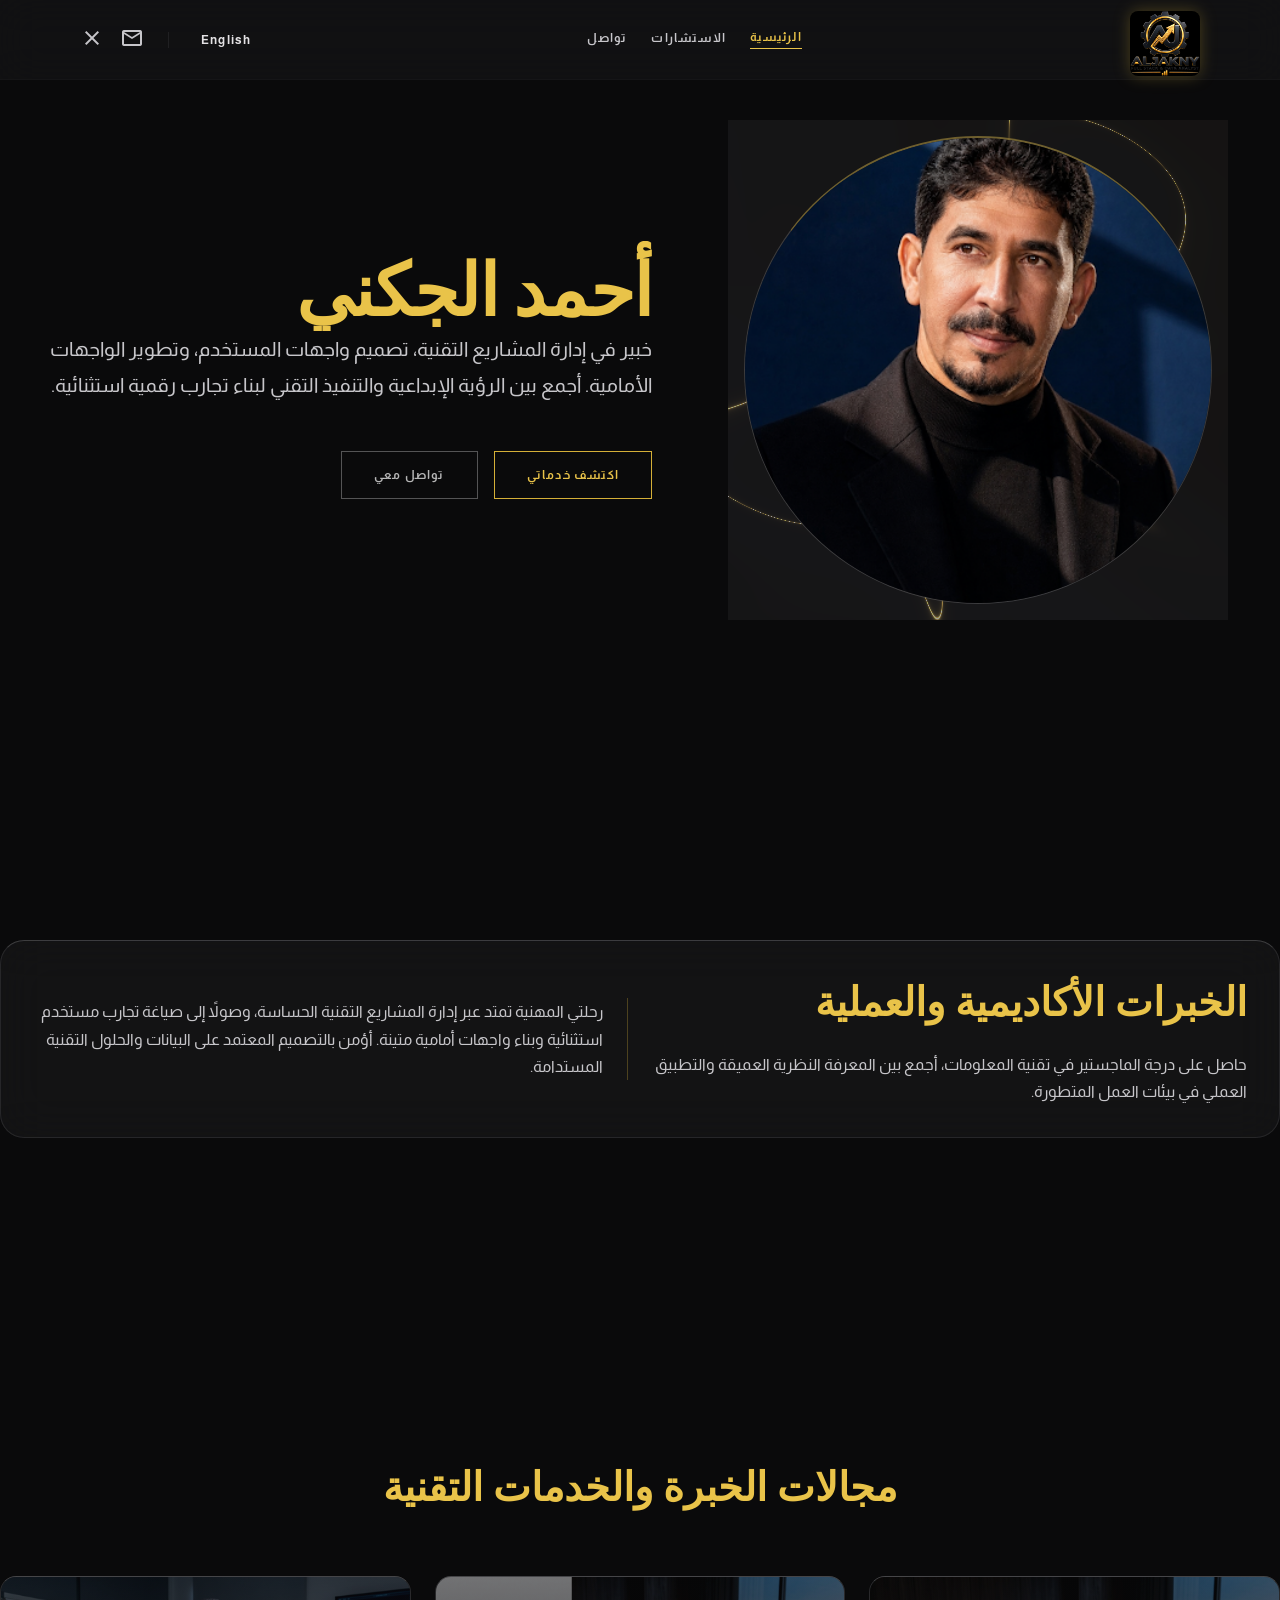
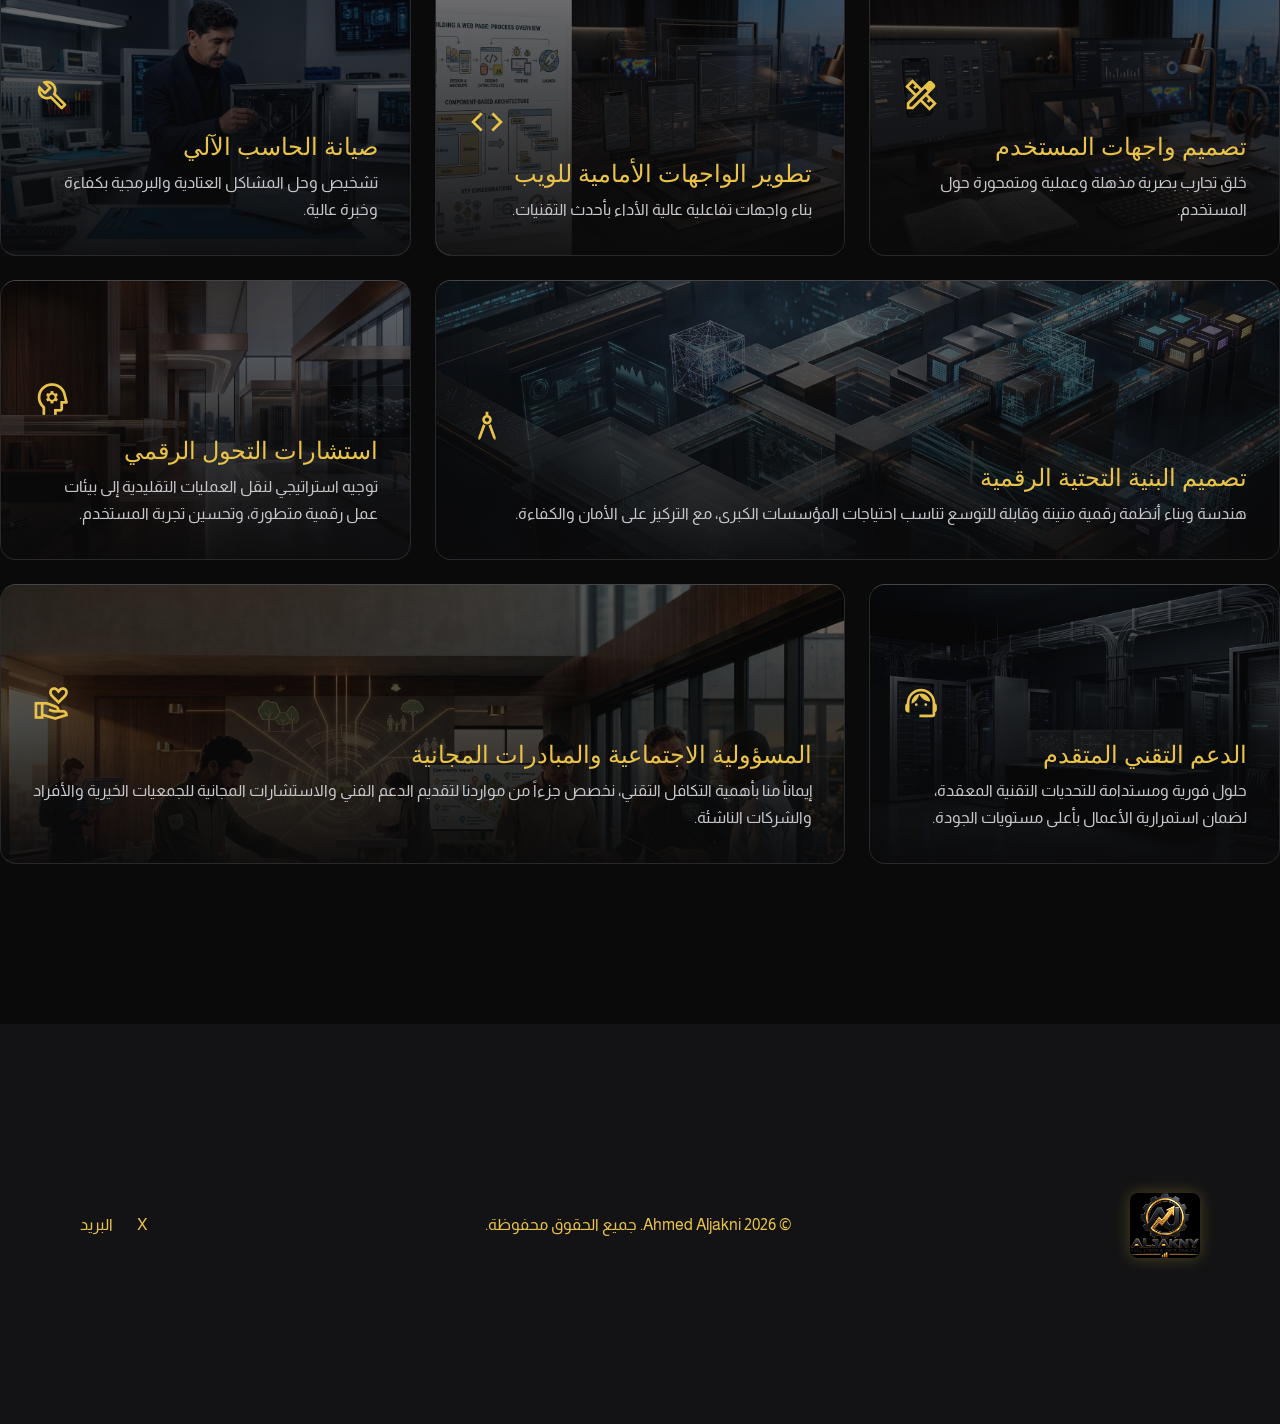
<file: index.html>
<!DOCTYPE html>
<html dir="rtl" lang="ar">
<head>
  <meta charset="UTF-8">
  <meta name="viewport" content="width=device-width, initial-scale=1.0">
  <title>أحمد الجكني — مصمم ومطور</title>
  <link rel="stylesheet" href="css/style.css">
  <style>
    @media (max-width: 768px) {
      .about-grid > *:first-child,
      .about-grid > *:last-child {
        grid-column: span 12;
      }
      .about-border {
        border-right: none !important;
        padding-right: 0 !important;
        border-top: 1px solid rgba(212, 175, 55, 0.3);
        padding-top: 24px;
        margin-top: 24px;
      }
    }
  </style>
</head>
<body>
  <!-- Desktop Navigation -->
  <header class="nav-desktop">
    <div class="nav-inner">
      <a href="index.html" class="nav-logo"><img src="assets/images/logo.jpg" alt="Ahmed Aljakni Logo" class="brand-logo"></a>
      <nav class="flex gap-6 items-center">
        <a href="index.html" class="nav-link active">الرئيسية</a>
        <a href="consulting.html" class="nav-link">الاستشارات</a>
        <a href="contact.html" class="nav-link">تواصل</a>
      </nav>
      <div class="flex items-center gap-4">
        <button class="lang-switcher">English</button>
        <div class="nav-separator"></div>
        <a href="mailto:ahmedaljakni@gmail.com" class="social-icon"><span class="material-symbols-outlined">mail</span></a>
        <a href="https://twitter.com/ahmedaljakni" target="_blank" rel="noopener noreferrer" class="social-icon"><span class="material-symbols-outlined">close</span></a>
      </div>
    </div>
  </header>

  <!-- Mobile Navigation -->
  <nav class="nav-mobile">
    <a href="index.html" class="nav-mobile-link active">
      <span class="material-symbols-outlined fill">home</span>
      <span>الرئيسية</span>
    </a>
    <a href="consulting.html" class="nav-mobile-link">
      <span class="material-symbols-outlined">settings_suggest</span>
      <span>الاستشارات</span>
    </a>
    <a href="contact.html" class="nav-mobile-link">
      <span class="material-symbols-outlined">mail</span>
      <span>تواصل</span>
    </a>
  </nav>
  
  <main>
    <!-- Hero Section -->
    <section class="hero container section">
      <div class="hero-content">
        <h1 class="text-display-lg hero-title fade-up">أحمد الجكني</h1>
        <p class="text-body-lg text-on-surface-variant max-w-2xl leading-relaxed fade-up mb-8">
          خبير في إدارة المشاريع التقنية، تصميم واجهات المستخدم، وتطوير الواجهات الأمامية. أجمع بين الرؤية الإبداعية والتنفيذ التقني لبناء تجارب رقمية استثنائية.
        </p>
        <div class="hero-cta-group fade-up">
          <a href="consulting.html" class="btn-primary">اكتشف خدماتي</a>
          <a href="contact.html" class="btn-secondary">تواصل معي</a>
        </div>
      </div>
      <div class="hero-visual">
        <div class="hero-portrait-wrapper">
          <div class="hero-portrait-shader">
            <canvas id="shader-canvas"></canvas>
          </div>
          <div class="hero-portrait-frame">
            <img src="assets/images/original-portrait.jpg" alt="أحمد الجكني">
          </div>
        </div>
      </div>
    </section>

    <!-- About Section -->
    <section class="container section fade-up">
      <div class="glass-panel" style="padding: 32px; border-radius: 24px; position: relative; overflow: hidden;">
        <div class="ambient-orb gold" style="position: absolute; top: -50%; right: -25%; width: 256px; height: 256px; opacity: 0.1;"></div>
        <div class="grid-12 about-grid" style="position: relative; z-index: 10;">
          <div style="grid-column: span 6;">
            <h2 class="text-headline-md text-gold mb-6">الخبرات الأكاديمية والعملية</h2>
            <p class="text-body-md text-on-surface-variant leading-relaxed">
              حاصل على درجة الماجستير في تقنية المعلومات، أجمع بين المعرفة النظرية العميقة والتطبيق العملي في بيئات العمل المتطورة.
            </p>
          </div>
          <div style="grid-column: span 6; display: flex; flex-direction: column; justify-content: center;">
            <p class="text-body-md text-on-surface-variant leading-relaxed about-border" style="border-right: 1px solid rgba(212, 175, 55, 0.3); padding-right: 24px;">
              رحلتي المهنية تمتد عبر إدارة المشاريع التقنية الحساسة، وصولاً إلى صياغة تجارب مستخدم استثنائية وبناء واجهات أمامية متينة. أؤمن بالتصميم المعتمد على البيانات والحلول التقنية المستدامة.
            </p>
          </div>
        </div>
      </div>
    </section>

    <!-- Expertise & Services Bento Grid (All 7 Areas) -->
    <section class="container section">
      <h2 class="text-headline-md text-gold mb-16 text-center fade-up">مجالات الخبرة والخدمات التقنية</h2>
      <div class="bento-grid stagger-children">
        <!-- 1. UI/UX Design -->
        <div class="expertise-card fade-up">
          <div class="card-bg" style="background-image: url('assets/images/ui-ux-design.jpg')"></div>
          <div class="card-overlay"></div>
          <div class="card-content">
            <span class="material-symbols-outlined card-icon">design_services</span>
            <h3 class="text-headline-sm text-gold">تصميم واجهات المستخدم</h3>
            <p class="text-body-md text-on-surface-variant mt-2">خلق تجارب بصرية مذهلة وعملية ومتمحورة حول المستخدم.</p>
          </div>
        </div>

        <!-- 2. Front-End Development -->
        <div class="expertise-card fade-up">
          <div class="card-bg" style="background-image: url('assets/images/frontend-dev.jpg')"></div>
          <div class="card-overlay"></div>
          <div class="card-content">
            <span class="material-symbols-outlined card-icon">code</span>
            <h3 class="text-headline-sm text-gold">تطوير الواجهات الأمامية للويب</h3>
            <p class="text-body-md text-on-surface-variant mt-2">بناء واجهات تفاعلية عالية الأداء بأحدث التقنيات.</p>
          </div>
        </div>

        <!-- 3. Computer Maintenance -->
        <div class="expertise-card fade-up">
          <div class="card-bg" style="background-image: url('assets/images/computer-maintenance.jpg')"></div>
          <div class="card-overlay"></div>
          <div class="card-content">
            <span class="material-symbols-outlined card-icon">build</span>
            <h3 class="text-headline-sm text-gold">صيانة الحاسب الآلي</h3>
            <p class="text-body-md text-on-surface-variant mt-2">تشخيص وحل المشاكل العتادية والبرمجية بكفاءة وخبرة عالية.</p>
          </div>
        </div>

        <!-- 4. Digital Infrastructure (Wide 2-col) -->
        <div class="expertise-card card-wide fade-up">
          <div class="card-bg" style="background-image: url('assets/images/infrastructure.jpg')"></div>
          <div class="card-overlay"></div>
          <div class="card-content">
            <span class="material-symbols-outlined card-icon">architecture</span>
            <h3 class="text-headline-sm text-gold">تصميم البنية التحتية الرقمية</h3>
            <p class="text-body-md text-on-surface-variant mt-2">هندسة وبناء أنظمة رقمية متينة وقابلة للتوسع تناسب احتياجات المؤسسات الكبرى، مع التركيز على الأمان والكفاءة.</p>
          </div>
        </div>

        <!-- 5. Digital Transformation -->
        <div class="expertise-card fade-up">
          <div class="card-bg" style="background-image: url('assets/images/digital-transformation.jpg')"></div>
          <div class="card-overlay"></div>
          <div class="card-content">
            <span class="material-symbols-outlined card-icon">psychology</span>
            <h3 class="text-headline-sm text-gold">استشارات التحول الرقمي</h3>
            <p class="text-body-md text-on-surface-variant mt-2">توجيه استراتيجي لنقل العمليات التقليدية إلى بيئات عمل رقمية متطورة، وتحسين تجربة المستخدم.</p>
          </div>
        </div>

        <!-- 6. Advanced Technical Support -->
        <div class="expertise-card fade-up">
          <div class="card-bg" style="background-image: url('assets/images/tech-support.jpg')"></div>
          <div class="card-overlay"></div>
          <div class="card-content">
            <span class="material-symbols-outlined card-icon">support_agent</span>
            <h3 class="text-headline-sm text-gold">الدعم التقني المتقدم</h3>
            <p class="text-body-md text-on-surface-variant mt-2">حلول فورية ومستدامة للتحديات التقنية المعقدة، لضمان استمرارية الأعمال بأعلى مستويات الجودة.</p>
          </div>
        </div>

        <!-- 7. Social Responsibility (Wide 2-col) -->
        <div class="expertise-card card-wide fade-up">
          <div class="card-bg" style="background-image: url('assets/images/social-responsibility.jpg')"></div>
          <div class="card-overlay"></div>
          <div class="card-content">
            <span class="material-symbols-outlined card-icon">volunteer_activism</span>
            <h3 class="text-headline-sm text-gold">المسؤولية الاجتماعية والمبادرات المجانية</h3>
            <p class="text-body-md text-on-surface-variant mt-2">إيماناً منا بأهمية التكافل التقني، نخصص جزءاً من مواردنا لتقديم الدعم الفني والاستشارات المجانية للجمعيات الخيرية والأفراد والشركات الناشئة.</p>
          </div>
        </div>
      </div>
    </section>
  </main>

  <footer class="site-footer">
    <div class="footer-inner">
      <a href="index.html" class="nav-logo"><img src="assets/images/logo.jpg" alt="Ahmed Aljakni Logo" class="brand-logo"></a>
      <p class="text-body-md text-on-surface-variant">© 2026 Ahmed Aljakni. جميع الحقوق محفوظة.</p>
      <div class="footer-links">
        <a href="https://twitter.com/ahmedaljakni" target="_blank" rel="noopener noreferrer" class="footer-link">X</a>
        <a href="mailto:ahmedaljakni@gmail.com" class="footer-link">البريد</a>
      </div>
    </div>
  </footer>
  
  <div class="page-transition"></div>
  
  <script src="js/shader.js"></script>
  <script src="js/main.js"></script>
</body>
</html>
</file>
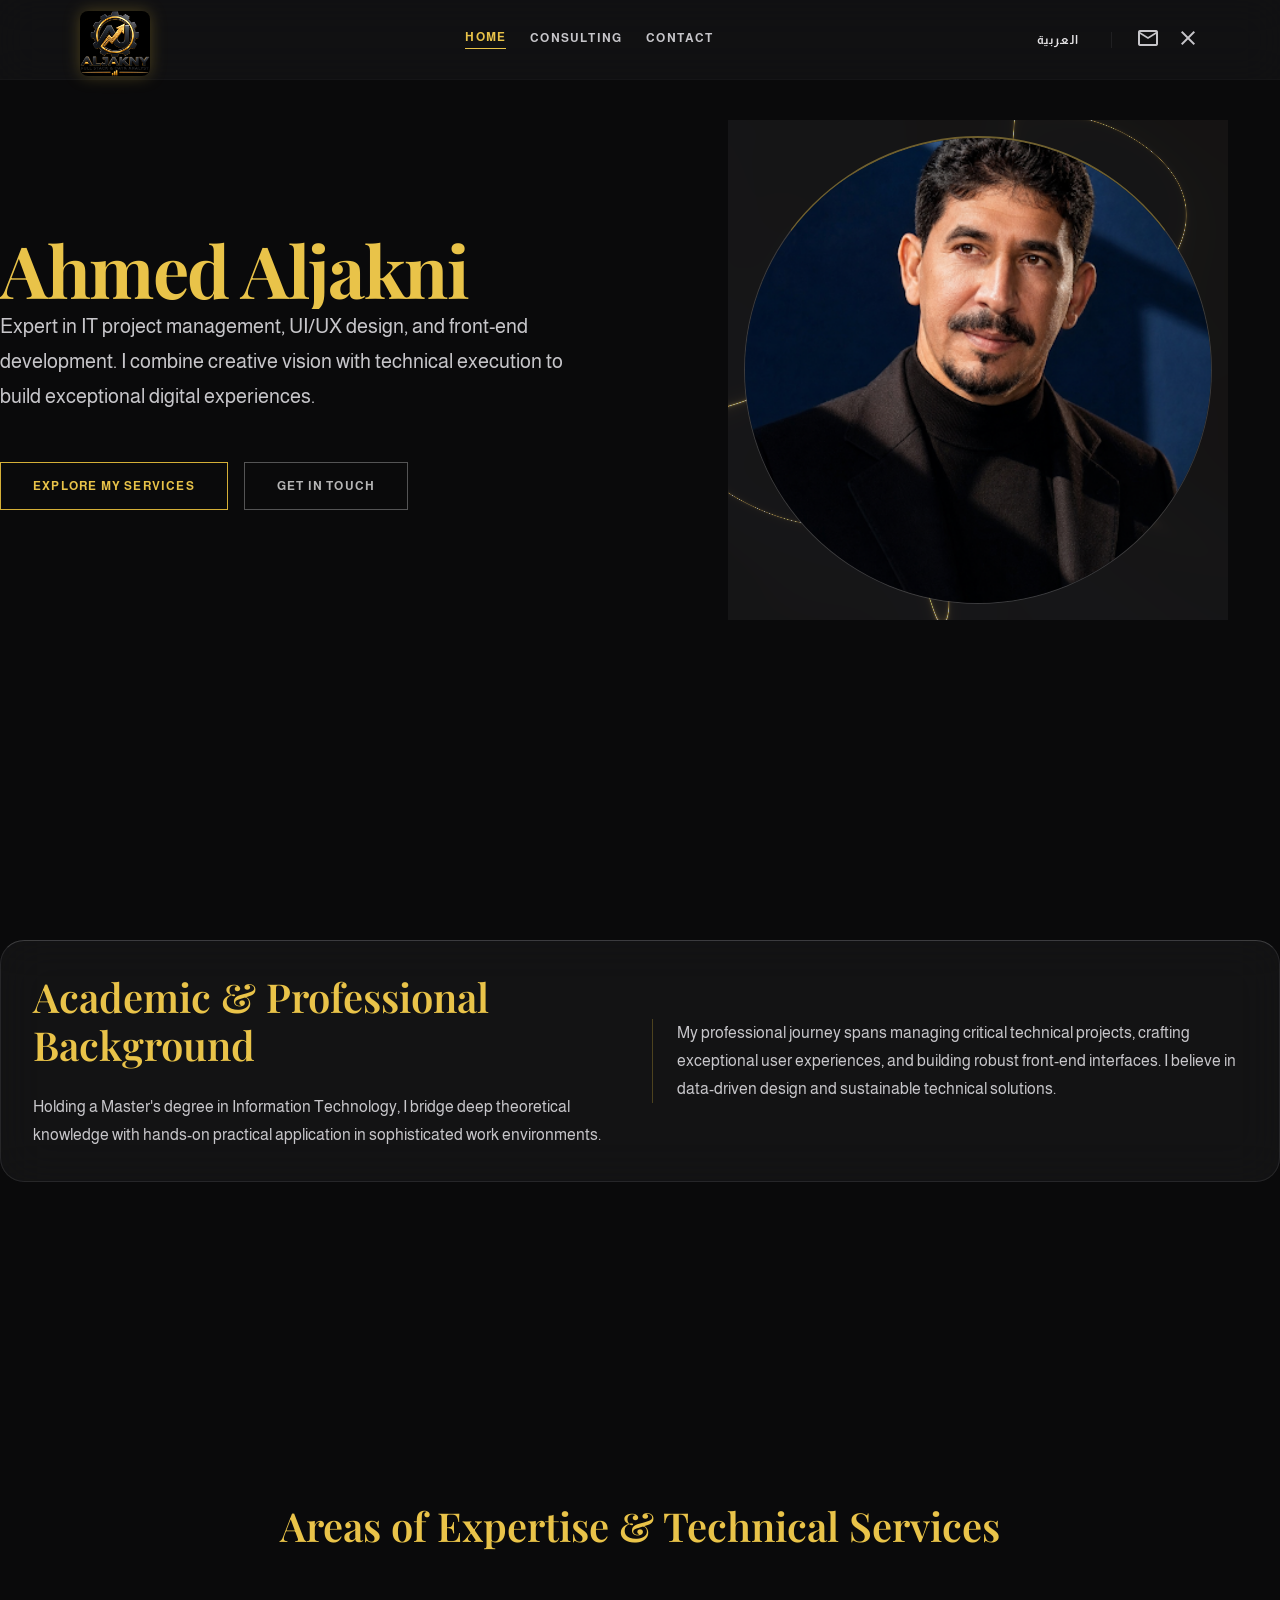
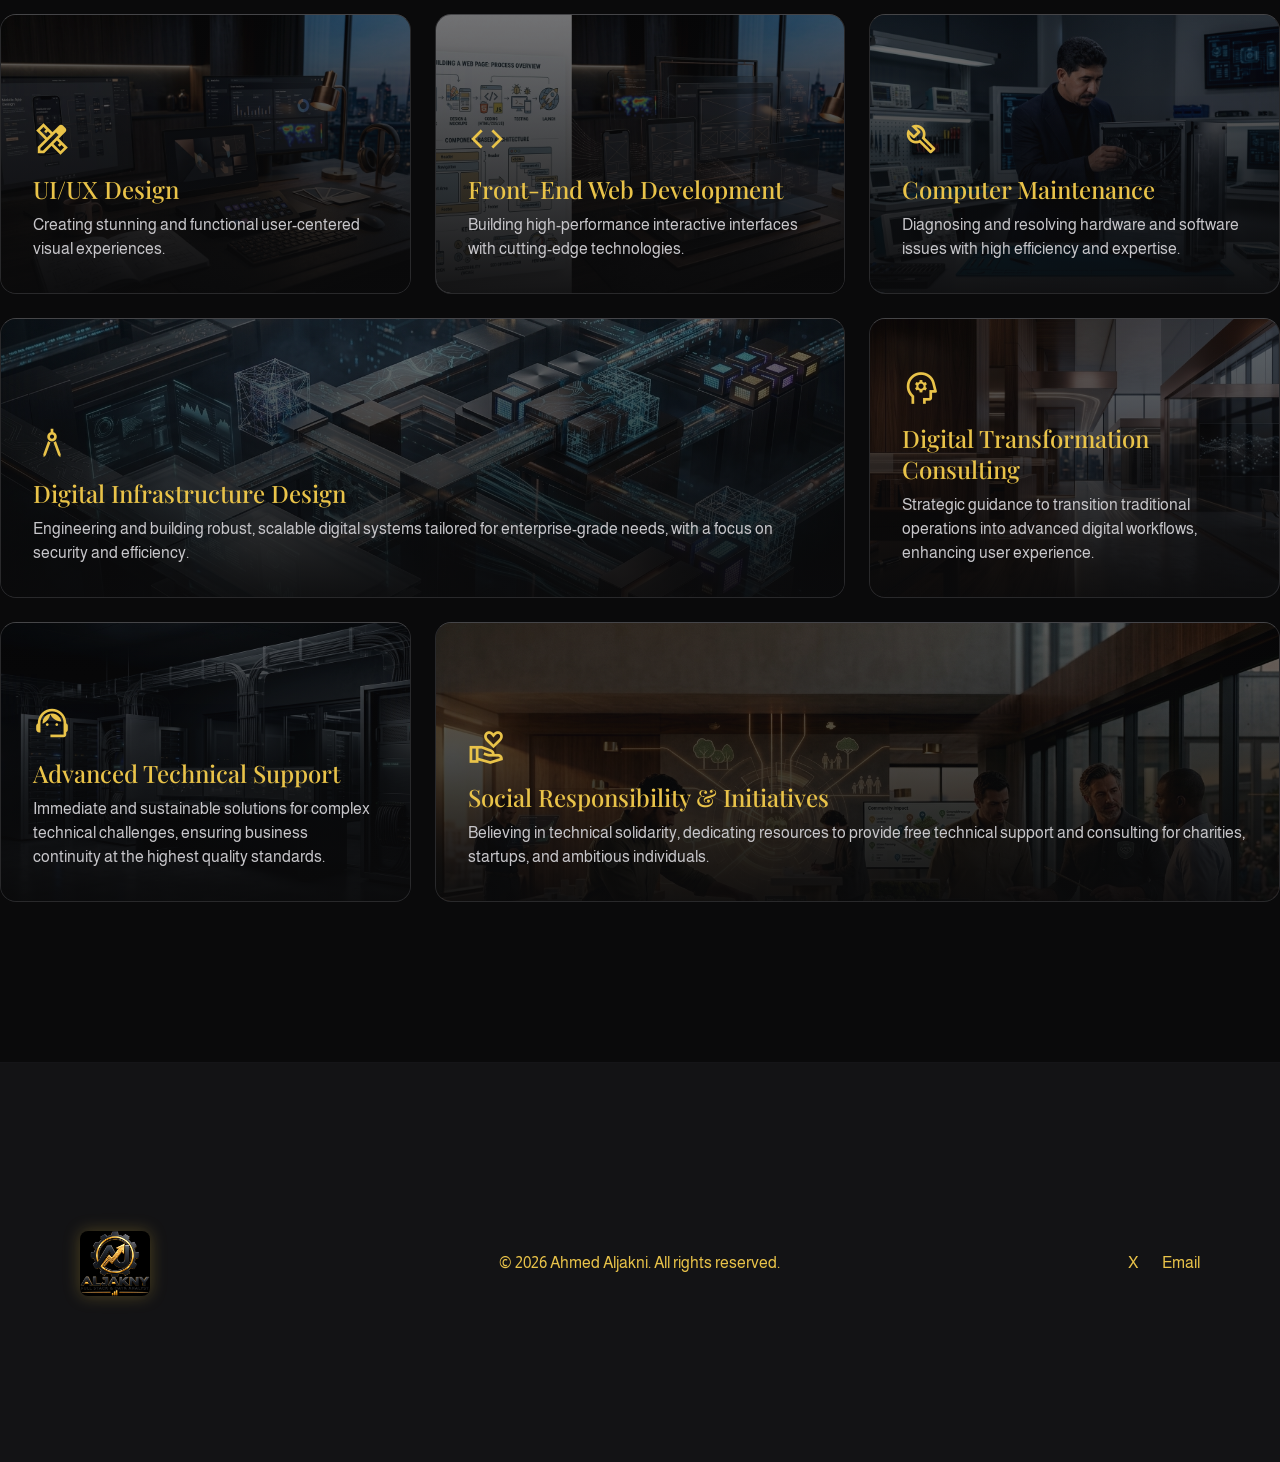
<file: en/index.html>
<!DOCTYPE html>
<html dir="ltr" lang="en">
<head>
  <meta charset="UTF-8">
  <meta name="viewport" content="width=device-width, initial-scale=1.0">
  <title>Ahmed Aljakni — Designer & Developer</title>
  <link rel="stylesheet" href="../css/style.css">
  <style>
    @media (max-width: 768px) {
      .about-grid > *:first-child,
      .about-grid > *:last-child {
        grid-column: span 12;
      }
      .about-border {
        border-left: none !important;
        padding-left: 0 !important;
        border-top: 1px solid rgba(212, 175, 55, 0.3);
        padding-top: 24px;
        margin-top: 24px;
      }
    }
  </style>
</head>
<body>
  <header class="nav-desktop">
    <div class="nav-inner">
      <a href="index.html" class="nav-logo"><img src="../assets/images/logo.jpg" alt="Ahmed Aljakni Logo" class="brand-logo"></a>
      <nav class="flex gap-6 items-center">
        <a href="index.html" class="nav-link active">Home</a>
        <a href="consulting.html" class="nav-link">Consulting</a>
        <a href="contact.html" class="nav-link">Contact</a>
      </nav>
      <div class="flex items-center gap-4">
        <button class="lang-switcher">العربية</button>
        <div class="nav-separator"></div>
        <a href="mailto:ahmedaljakni@gmail.com" class="social-icon"><span class="material-symbols-outlined">mail</span></a>
        <a href="https://twitter.com/ahmedaljakni" target="_blank" rel="noopener noreferrer" class="social-icon"><span class="material-symbols-outlined">close</span></a>
      </div>
    </div>
  </header>

  <nav class="nav-mobile">
    <a href="index.html" class="nav-mobile-link active">
      <span class="material-symbols-outlined fill">home</span>
      <span>Home</span>
    </a>
    <a href="consulting.html" class="nav-mobile-link">
      <span class="material-symbols-outlined">settings_suggest</span>
      <span>Consulting</span>
    </a>
    <a href="contact.html" class="nav-mobile-link">
      <span class="material-symbols-outlined">mail</span>
      <span>Contact</span>
    </a>
  </nav>
  
  <main>
    <!-- Hero Section -->
    <section class="hero container section">
      <div class="hero-content">
        <h1 class="text-display-lg hero-title fade-up">Ahmed Aljakni</h1>
        <p class="text-body-lg text-on-surface-variant max-w-2xl leading-relaxed fade-up mb-8">
          Expert in IT project management, UI/UX design, and front-end development. I combine creative vision with technical execution to build exceptional digital experiences.
        </p>
        <div class="hero-cta-group fade-up">
          <a href="consulting.html" class="btn-primary">Explore My Services</a>
          <a href="contact.html" class="btn-secondary">Get in Touch</a>
        </div>
      </div>
      <div class="hero-visual">
        <div class="hero-portrait-wrapper">
          <div class="hero-portrait-shader">
            <canvas id="shader-canvas"></canvas>
          </div>
          <div class="hero-portrait-frame">
            <img src="../assets/images/original-portrait.jpg" alt="Ahmed Aljakni">
          </div>
        </div>
      </div>
    </section>

    <!-- About Section -->
    <section class="container section fade-up">
      <div class="glass-panel" style="padding: 32px; border-radius: 24px; position: relative; overflow: hidden;">
        <div class="ambient-orb gold" style="position: absolute; top: -50%; left: -25%; width: 256px; height: 256px; opacity: 0.1;"></div>
        <div class="grid-12 about-grid" style="position: relative; z-index: 10;">
          <div style="grid-column: span 6;">
            <h2 class="text-headline-md text-gold mb-6">Academic & Professional Background</h2>
            <p class="text-body-md text-on-surface-variant leading-relaxed">
              Holding a Master's degree in Information Technology, I bridge deep theoretical knowledge with hands-on practical application in sophisticated work environments.
            </p>
          </div>
          <div style="grid-column: span 6; display: flex; flex-direction: column; justify-content: center;">
            <p class="text-body-md text-on-surface-variant leading-relaxed about-border" style="border-left: 1px solid rgba(212, 175, 55, 0.3); padding-left: 24px;">
              My professional journey spans managing critical technical projects, crafting exceptional user experiences, and building robust front-end interfaces. I believe in data-driven design and sustainable technical solutions.
            </p>
          </div>
        </div>
      </div>
    </section>

    <!-- Expertise & Services Bento Grid (All 7 Areas) -->
    <section class="container section">
      <h2 class="text-headline-md text-gold mb-16 text-center fade-up">Areas of Expertise & Technical Services</h2>
      <div class="bento-grid stagger-children">
        <!-- 1. UI/UX Design -->
        <div class="expertise-card fade-up">
          <div class="card-bg" style="background-image: url('../assets/images/ui-ux-design.jpg')"></div>
          <div class="card-overlay"></div>
          <div class="card-content">
            <span class="material-symbols-outlined card-icon">design_services</span>
            <h3 class="text-headline-sm text-gold">UI/UX Design</h3>
            <p class="text-body-md text-on-surface-variant mt-2">Creating stunning and functional user-centered visual experiences.</p>
          </div>
        </div>

        <!-- 2. Front-End Development -->
        <div class="expertise-card fade-up">
          <div class="card-bg" style="background-image: url('../assets/images/frontend-dev.jpg')"></div>
          <div class="card-overlay"></div>
          <div class="card-content">
            <span class="material-symbols-outlined card-icon">code</span>
            <h3 class="text-headline-sm text-gold">Front-End Web Development</h3>
            <p class="text-body-md text-on-surface-variant mt-2">Building high-performance interactive interfaces with cutting-edge technologies.</p>
          </div>
        </div>

        <!-- 3. Computer Maintenance -->
        <div class="expertise-card fade-up">
          <div class="card-bg" style="background-image: url('../assets/images/computer-maintenance.jpg')"></div>
          <div class="card-overlay"></div>
          <div class="card-content">
            <span class="material-symbols-outlined card-icon">build</span>
            <h3 class="text-headline-sm text-gold">Computer Maintenance</h3>
            <p class="text-body-md text-on-surface-variant mt-2">Diagnosing and resolving hardware and software issues with high efficiency and expertise.</p>
          </div>
        </div>

        <!-- 4. Digital Infrastructure (Wide 2-col) -->
        <div class="expertise-card card-wide fade-up">
          <div class="card-bg" style="background-image: url('../assets/images/infrastructure.jpg')"></div>
          <div class="card-overlay"></div>
          <div class="card-content">
            <span class="material-symbols-outlined card-icon">architecture</span>
            <h3 class="text-headline-sm text-gold">Digital Infrastructure Design</h3>
            <p class="text-body-md text-on-surface-variant mt-2">Engineering and building robust, scalable digital systems tailored for enterprise-grade needs, with a focus on security and efficiency.</p>
          </div>
        </div>

        <!-- 5. Digital Transformation -->
        <div class="expertise-card fade-up">
          <div class="card-bg" style="background-image: url('../assets/images/digital-transformation.jpg')"></div>
          <div class="card-overlay"></div>
          <div class="card-content">
            <span class="material-symbols-outlined card-icon">psychology</span>
            <h3 class="text-headline-sm text-gold">Digital Transformation Consulting</h3>
            <p class="text-body-md text-on-surface-variant mt-2">Strategic guidance to transition traditional operations into advanced digital workflows, enhancing user experience.</p>
          </div>
        </div>

        <!-- 6. Advanced Technical Support -->
        <div class="expertise-card fade-up">
          <div class="card-bg" style="background-image: url('../assets/images/tech-support.jpg')"></div>
          <div class="card-overlay"></div>
          <div class="card-content">
            <span class="material-symbols-outlined card-icon">support_agent</span>
            <h3 class="text-headline-sm text-gold">Advanced Technical Support</h3>
            <p class="text-body-md text-on-surface-variant mt-2">Immediate and sustainable solutions for complex technical challenges, ensuring business continuity at the highest quality standards.</p>
          </div>
        </div>

        <!-- 7. Social Responsibility (Wide 2-col) -->
        <div class="expertise-card card-wide fade-up">
          <div class="card-bg" style="background-image: url('../assets/images/social-responsibility.jpg')"></div>
          <div class="card-overlay"></div>
          <div class="card-content">
            <span class="material-symbols-outlined card-icon">volunteer_activism</span>
            <h3 class="text-headline-sm text-gold">Social Responsibility & Initiatives</h3>
            <p class="text-body-md text-on-surface-variant mt-2">Believing in technical solidarity, dedicating resources to provide free technical support and consulting for charities, startups, and ambitious individuals.</p>
          </div>
        </div>
      </div>
    </section>
  </main>

  <footer class="site-footer">
    <div class="footer-inner">
      <a href="index.html" class="nav-logo"><img src="../assets/images/logo.jpg" alt="Ahmed Aljakni Logo" class="brand-logo"></a>
      <p class="text-body-md text-on-surface-variant">© 2026 Ahmed Aljakni. All rights reserved.</p>
      <div class="footer-links">
        <a href="https://twitter.com/ahmedaljakni" target="_blank" rel="noopener noreferrer" class="footer-link">X</a>
        <a href="mailto:ahmedaljakni@gmail.com" class="footer-link">Email</a>
      </div>
    </div>
  </footer>
  
  <div class="page-transition"></div>
  
  <script src="../js/shader.js"></script>
  <script src="../js/main.js"></script>
</body>
</html>
</file>
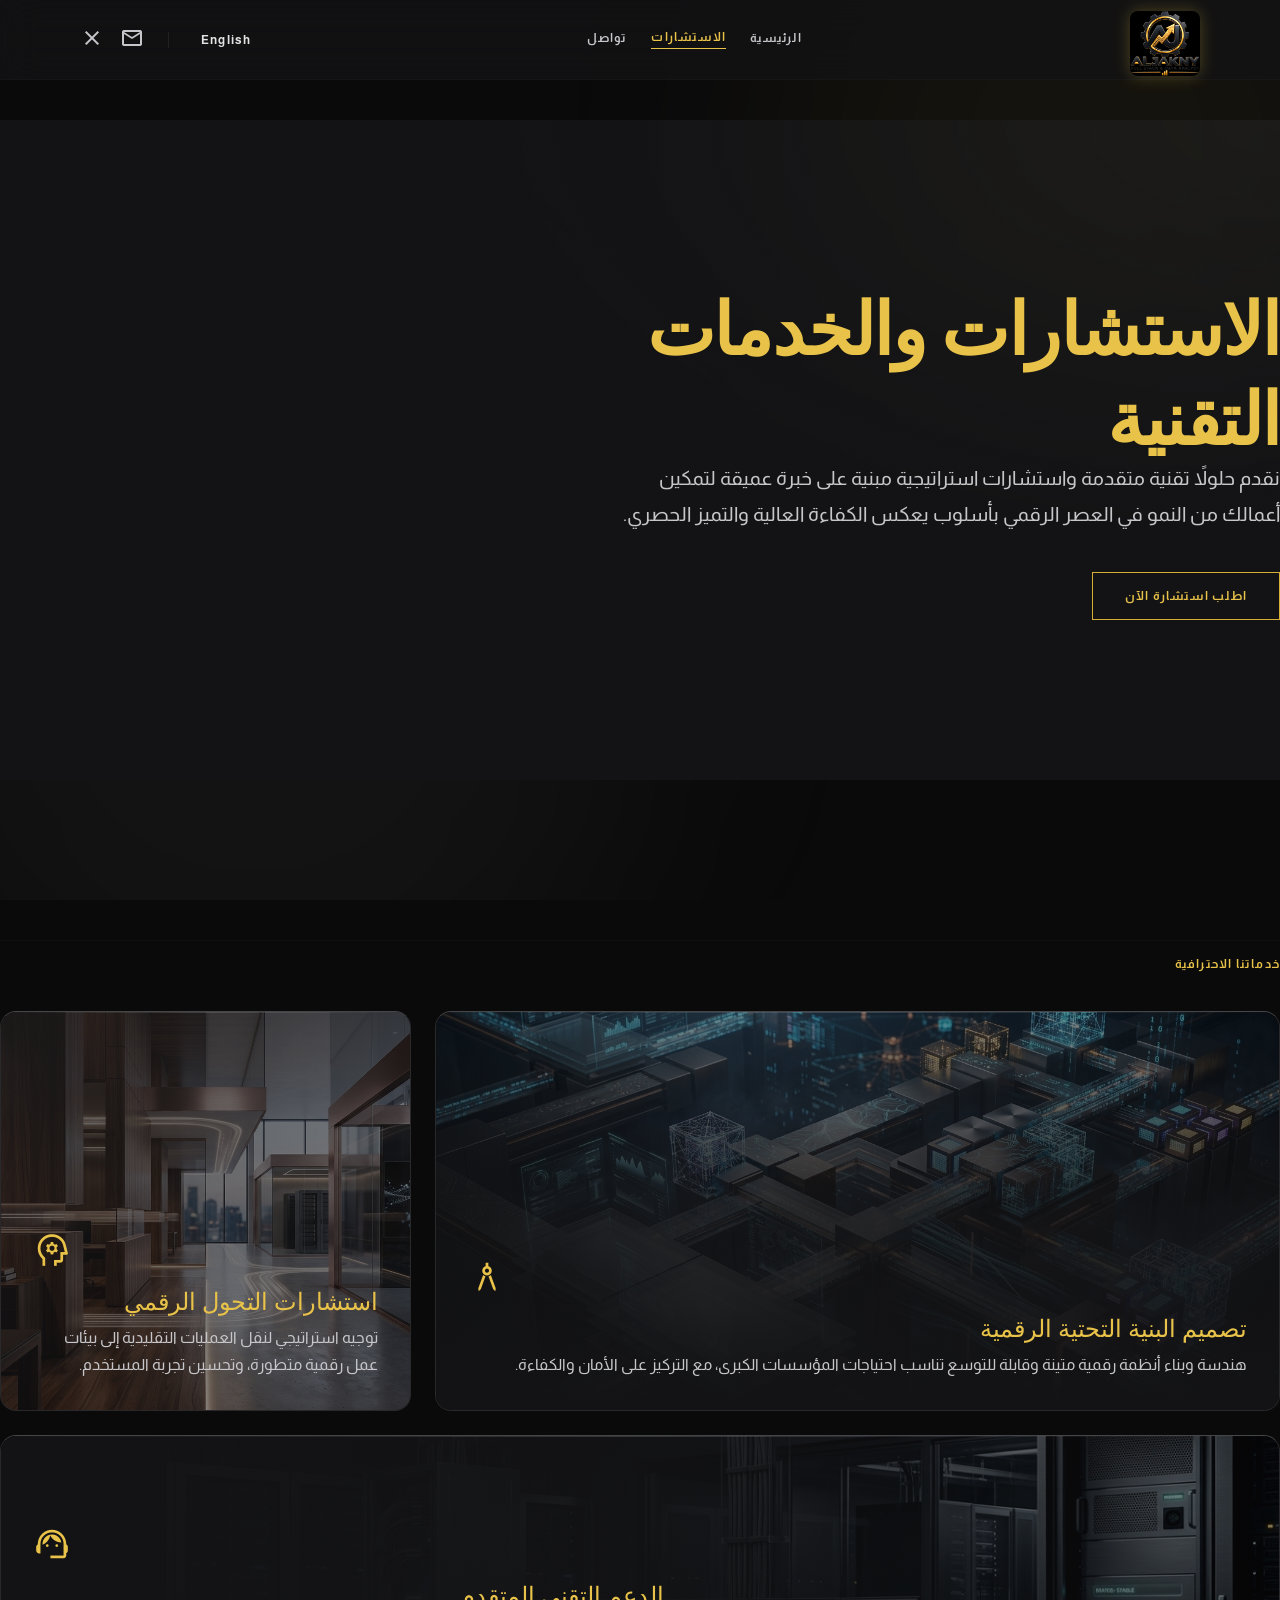
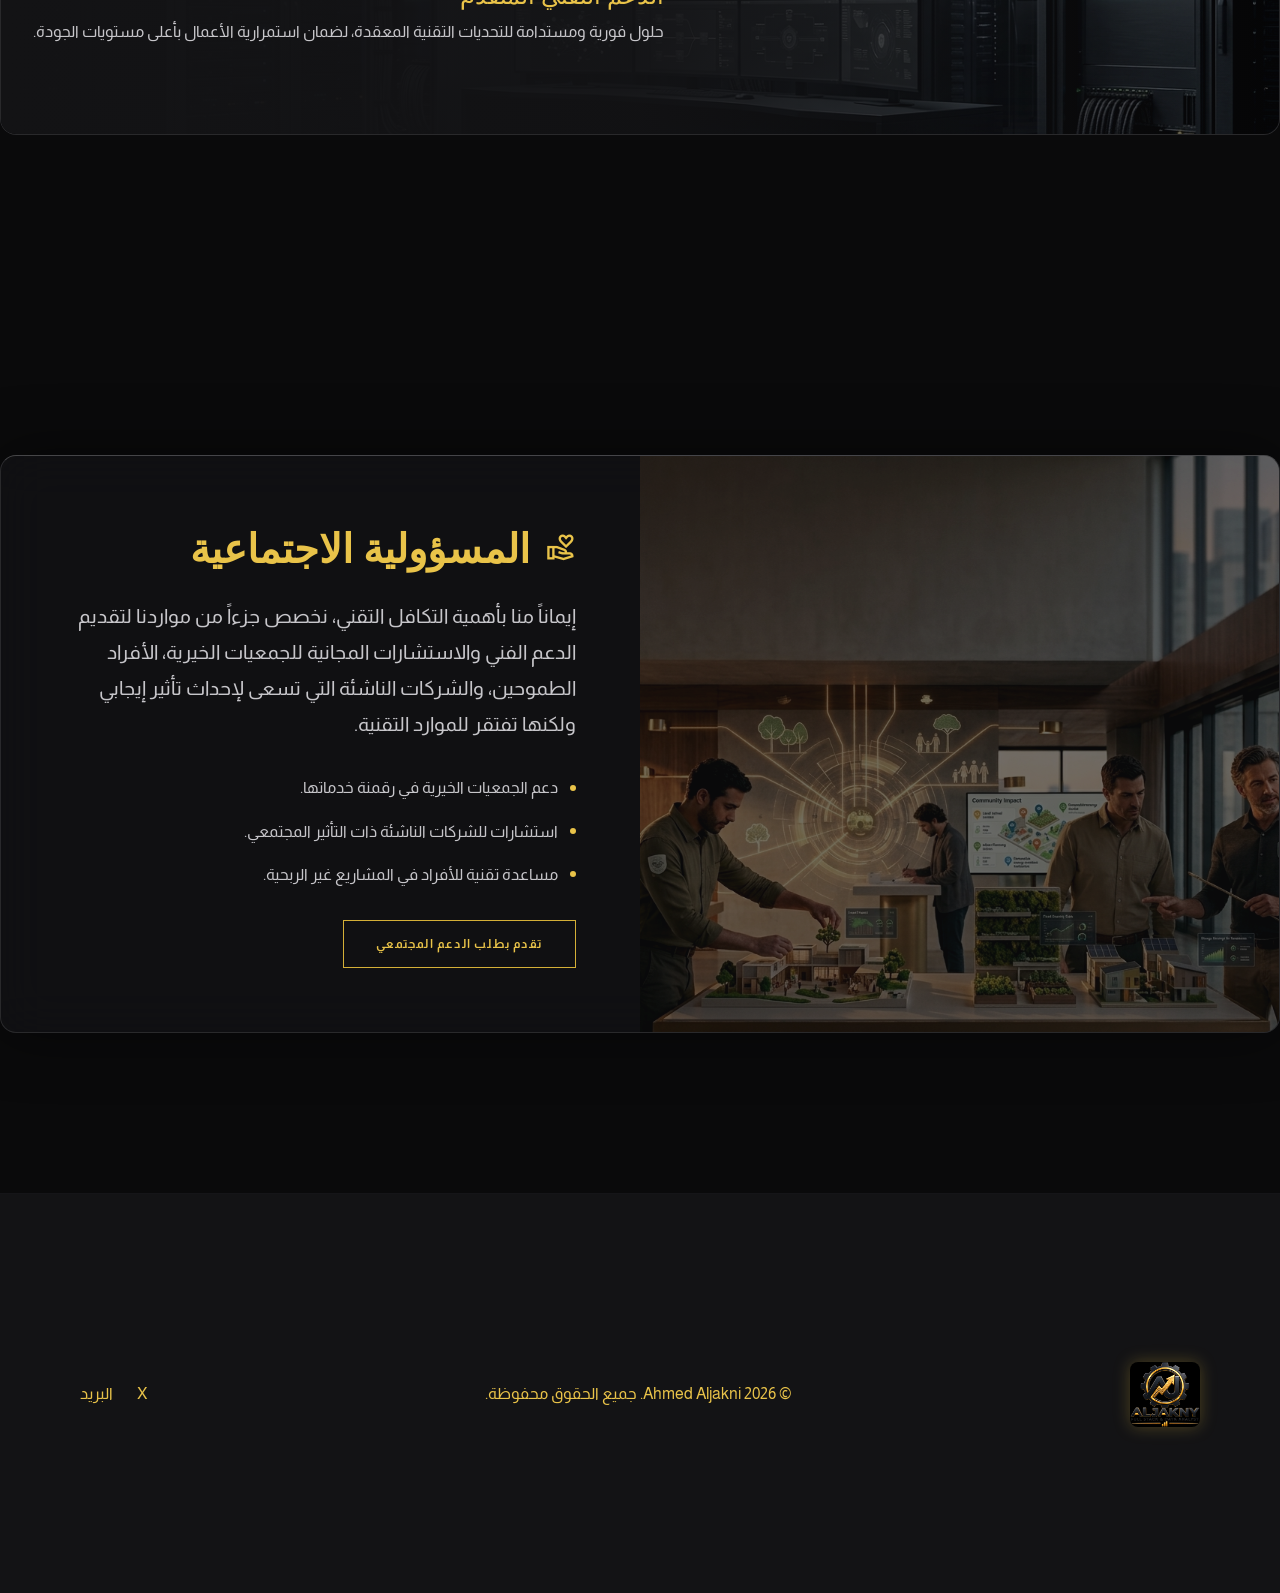
<file: consulting.html>
<!DOCTYPE html>
<html dir="rtl" lang="ar">
<head>
  <meta charset="UTF-8">
  <meta name="viewport" content="width=device-width, initial-scale=1.0">
  <title>الاستشارات والخدمات التقنية — أحمد الجكني</title>
  <link rel="stylesheet" href="css/style.css">
</head>
<body>
  <!-- Desktop Navigation -->
  <header class="nav-desktop">
    <div class="nav-inner">
      <a href="index.html" class="nav-logo"><img src="assets/images/logo.jpg" alt="Ahmed Aljakni Logo" class="brand-logo"></a>
      <nav class="flex gap-6 items-center">
        <a href="index.html" class="nav-link">الرئيسية</a>
        <a href="consulting.html" class="nav-link active">الاستشارات</a>
        <a href="contact.html" class="nav-link">تواصل</a>
      </nav>
      <div class="flex items-center gap-4">
        <button class="lang-switcher">English</button>
        <div class="nav-separator"></div>
        <a href="mailto:ahmedaljakni@gmail.com" class="social-icon"><span class="material-symbols-outlined">mail</span></a>
        <a href="https://twitter.com/ahmedaljakni" target="_blank" rel="noopener noreferrer" class="social-icon"><span class="material-symbols-outlined">close</span></a>
      </div>
    </div>
  </header>

  <!-- Mobile Navigation -->
  <nav class="nav-mobile">
    <a href="index.html" class="nav-mobile-link">
      <span class="material-symbols-outlined">home</span>
      <span>الرئيسية</span>
    </a>
    <a href="consulting.html" class="nav-mobile-link active">
      <span class="material-symbols-outlined fill">settings_suggest</span>
      <span>الاستشارات</span>
    </a>
    <a href="contact.html" class="nav-mobile-link">
      <span class="material-symbols-outlined">mail</span>
      <span>تواصل</span>
    </a>
  </nav>
  
  <main style="padding-top: 120px;">
    <!-- Ambient Background -->
    <div class="ambient-bg">
      <div class="ambient-orb gold"></div>
      <div class="ambient-orb silver"></div>
    </div>

    <!-- Hero -->
    <section class="consulting-hero container section">
      <div class="hero-gradient"></div>
      <div class="max-w-3xl">
        <h1 class="text-display-lg fade-up">الاستشارات والخدمات التقنية</h1>
        <p class="text-body-lg text-on-surface-variant mb-10 max-w-2xl leading-relaxed fade-up">
          نقدم حلولاً تقنية متقدمة واستشارات استراتيجية مبنية على خبرة عميقة لتمكين أعمالك من النمو في العصر الرقمي بأسلوب يعكس الكفاءة العالية والتميز الحصري.
        </p>
        <a href="contact.html" class="btn-primary fade-up">اطلب استشارة الآن</a>
      </div>
    </section>

    <!-- Services Grid -->
    <section class="container section">
      <div class="mb-10 fade-up" style="border-top: 1px solid rgba(70, 70, 74, 0.1); padding-top: 16px;">
        <h2 class="text-label-caps text-gold">خدماتنا الاحترافية</h2>
      </div>
      
      <div class="services-grid stagger-children">
        <!-- Service 1: Digital Infrastructure (8 cols) -->
        <div class="service-card tall service-8 fade-up">
          <div class="service-bg" style="background-image: url('assets/images/infrastructure.jpg')"></div>
          <div class="service-gradient" style="background: linear-gradient(to top, var(--obsidian-light), rgba(19,19,21,0.8), transparent);"></div>
          <div class="top-line"></div>
          <div class="service-content">
            <span class="material-symbols-outlined card-icon">architecture</span>
            <h3 class="text-headline-sm text-gold mb-2">تصميم البنية التحتية الرقمية</h3>
            <p class="text-body-md text-on-surface-variant">هندسة وبناء أنظمة رقمية متينة وقابلة للتوسع تناسب احتياجات المؤسسات الكبرى، مع التركيز على الأمان والكفاءة.</p>
          </div>
        </div>

        <!-- Service 2: Digital Transformation (4 cols) -->
        <div class="service-card tall service-4 fade-up">
          <div class="service-bg" style="background-image: url('assets/images/digital-transformation.jpg')"></div>
          <div class="service-gradient" style="background: linear-gradient(to bottom right, rgba(42,42,44,0.5), transparent);"></div>
          <div class="top-line"></div>
          <div class="service-content">
            <span class="material-symbols-outlined card-icon">psychology</span>
            <h3 class="text-headline-sm text-gold mb-2">استشارات التحول الرقمي</h3>
            <p class="text-body-md text-on-surface-variant">توجيه استراتيجي لنقل العمليات التقليدية إلى بيئات عمل رقمية متطورة، وتحسين تجربة المستخدم.</p>
          </div>
        </div>

        <!-- Service 3: Technical Support (12 cols) -->
        <div class="service-card wide service-12 fade-up">
          <div class="service-bg" style="background-image: url('assets/images/tech-support.jpg')"></div>
          <div class="service-gradient" style="background: linear-gradient(to left, transparent, rgba(19,19,21,0.9), var(--obsidian-light));"></div>
          <div class="top-line"></div>
          <div class="service-content max-w-2xl">
            <span class="material-symbols-outlined card-icon">support_agent</span>
            <h3 class="text-headline-sm text-gold mb-2">الدعم التقني المتقدم</h3>
            <p class="text-body-md text-on-surface-variant">حلول فورية ومستدامة للتحديات التقنية المعقدة، لضمان استمرارية الأعمال بأعلى مستويات الجودة.</p>
          </div>
        </div>
      </div>
    </section>

    <!-- Social Responsibility -->
    <section class="container section">
      <div class="social-resp fade-up">
        <div class="resp-image">
          <div class="resp-image-bg" style="background-image: url('assets/images/social-responsibility.jpg')"></div>
          <div style="position: absolute; inset: 0; background: rgba(19,19,21,0.4);"></div>
        </div>
        <div class="resp-content">
          <div class="flex items-center gap-4 mb-6">
            <span class="material-symbols-outlined text-gold" style="font-size: 30px;">volunteer_activism</span>
            <h2 class="text-headline-md text-gold">المسؤولية الاجتماعية</h2>
          </div>
          <p class="text-body-lg text-on-surface-variant leading-relaxed mb-8">
            إيماناً منا بأهمية التكافل التقني، نخصص جزءاً من مواردنا لتقديم الدعم الفني والاستشارات المجانية للجمعيات الخيرية، الأفراد الطموحين، والشركات الناشئة التي تسعى لإحداث تأثير إيجابي ولكنها تفتقر للموارد التقنية.
          </p>
          <div class="flex flex-col gap-4 text-on-surface-variant mb-8">
            <div class="resp-bullet"><div class="dot"></div><span class="text-body-md">دعم الجمعيات الخيرية في رقمنة خدماتها.</span></div>
            <div class="resp-bullet"><div class="dot"></div><span class="text-body-md">استشارات للشركات الناشئة ذات التأثير المجتمعي.</span></div>
            <div class="resp-bullet"><div class="dot"></div><span class="text-body-md">مساعدة تقنية للأفراد في المشاريع غير الربحية.</span></div>
          </div>
          <a href="contact.html" class="btn-primary" style="align-self: flex-start;">تقدم بطلب الدعم المجتمعي</a>
        </div>
      </div>
    </section>
  </main>

  <footer class="site-footer">
    <div class="footer-inner">
      <a href="index.html" class="nav-logo"><img src="assets/images/logo.jpg" alt="Ahmed Aljakni Logo" class="brand-logo"></a>
      <p class="text-body-md text-on-surface-variant">© 2026 Ahmed Aljakni. جميع الحقوق محفوظة.</p>
      <div class="footer-links">
        <a href="https://twitter.com/ahmedaljakni" target="_blank" rel="noopener noreferrer" class="footer-link">X</a>
        <a href="mailto:ahmedaljakni@gmail.com" class="footer-link">البريد</a>
      </div>
    </div>
  </footer>
  
  <div class="page-transition"></div>
  
  <script src="js/main.js"></script>
</body>
</html>
</file>
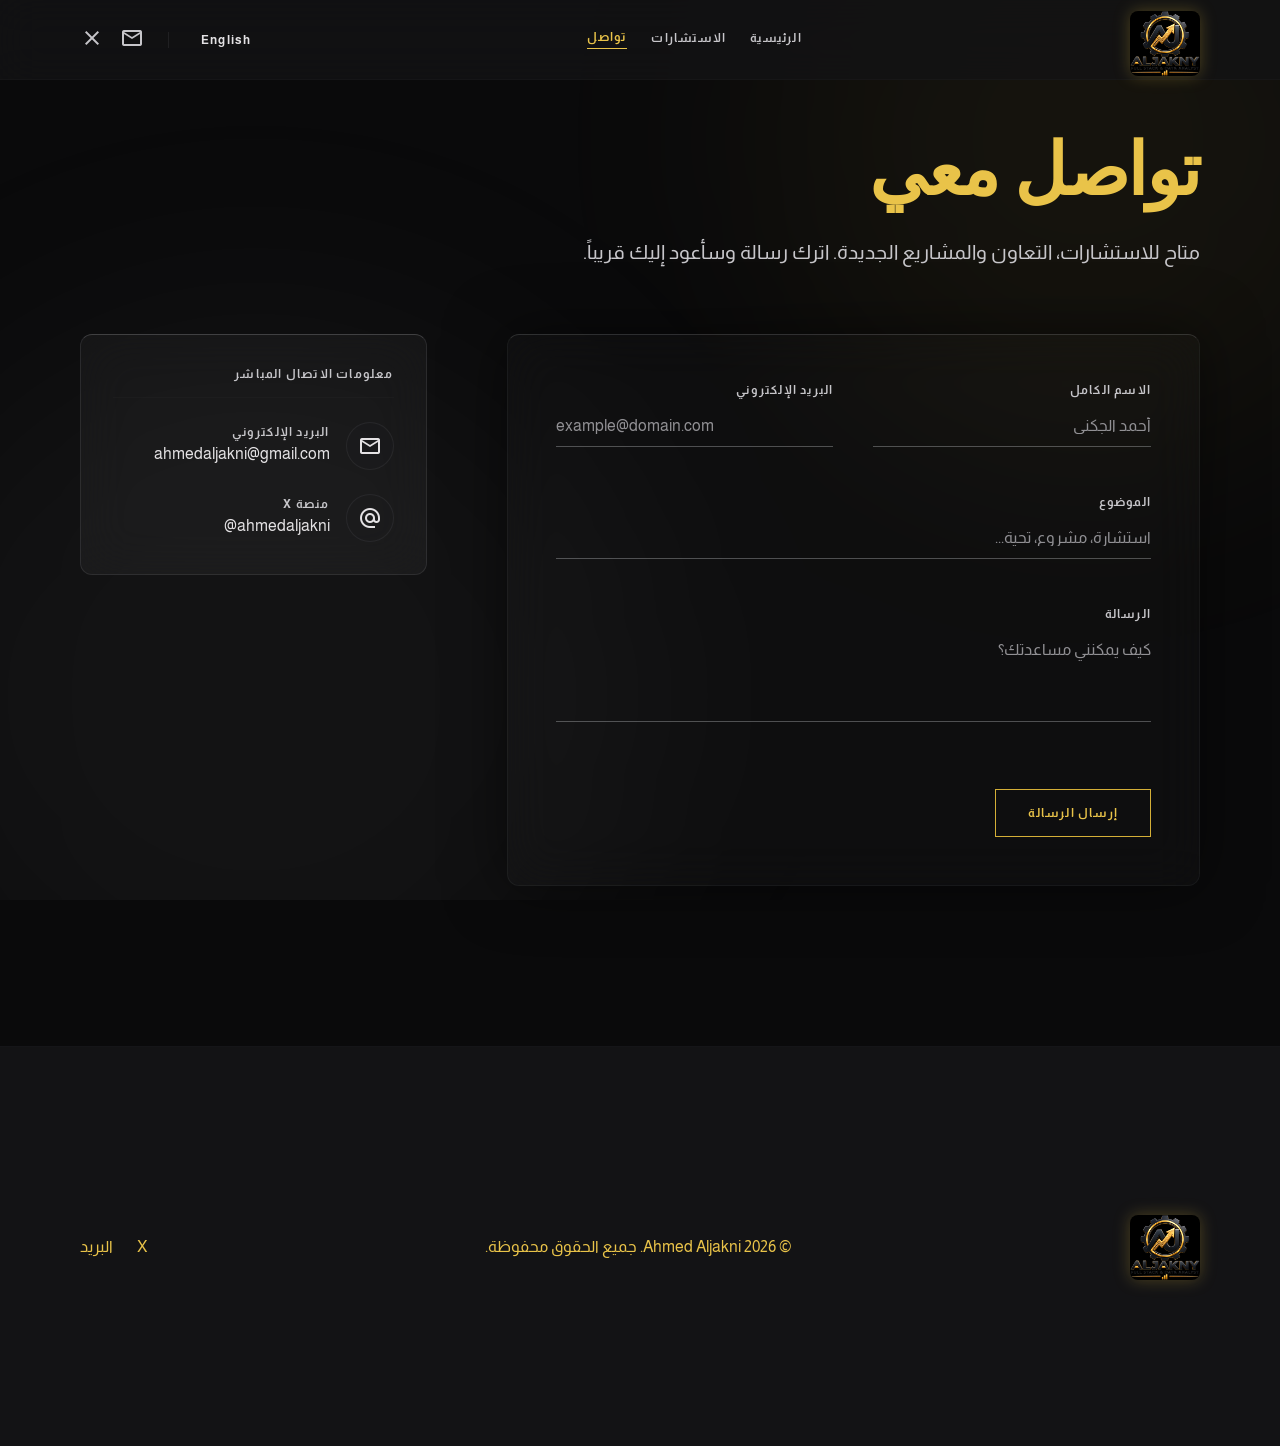
<file: contact.html>
<!DOCTYPE html>
<html dir="rtl" lang="ar">
<head>
  <meta charset="UTF-8">
  <meta name="viewport" content="width=device-width, initial-scale=1.0">
  <title>تواصل معي — أحمد الجكني</title>
  <link rel="stylesheet" href="css/style.css">
</head>
<body>
  <!-- Desktop Navigation -->
  <header class="nav-desktop">
    <div class="nav-inner">
      <a href="index.html" class="nav-logo"><img src="assets/images/logo.jpg" alt="Ahmed Aljakni Logo" class="brand-logo"></a>
      <nav class="flex gap-6 items-center">
        <a href="index.html" class="nav-link">الرئيسية</a>
        <a href="consulting.html" class="nav-link">الاستشارات</a>
        <a href="contact.html" class="nav-link active">تواصل</a>
      </nav>
      <div class="flex items-center gap-4">
        <button class="lang-switcher">English</button>
        <div class="nav-separator"></div>
        <a href="mailto:ahmedaljakni@gmail.com" class="social-icon"><span class="material-symbols-outlined">mail</span></a>
        <a href="https://twitter.com/ahmedaljakni" target="_blank" rel="noopener noreferrer" class="social-icon"><span class="material-symbols-outlined">close</span></a>
      </div>
    </div>
  </header>

  <!-- Mobile Navigation -->
  <nav class="nav-mobile">
    <a href="index.html" class="nav-mobile-link">
      <span class="material-symbols-outlined">home</span>
      <span>الرئيسية</span>
    </a>
    <a href="consulting.html" class="nav-mobile-link">
      <span class="material-symbols-outlined">settings_suggest</span>
      <span>الاستشارات</span>
    </a>
    <a href="contact.html" class="nav-mobile-link active">
      <span class="material-symbols-outlined fill">mail</span>
      <span>تواصل</span>
    </a>
  </nav>
  
  <!-- Ambient Background -->
  <div class="ambient-bg">
    <div class="ambient-orb gold"></div>
    <div class="ambient-orb silver"></div>
  </div>

  <main style="padding-top: 120px; padding-bottom: 160px;">
    <div class="container">
      <header class="mb-16 fade-up" style="text-align: right;">
        <h1 class="text-display-lg mb-6">تواصل معي</h1>
        <p class="text-body-lg text-on-surface-variant max-w-2xl">
          متاح للاستشارات، التعاون والمشاريع الجديدة. اترك رسالة وسأعود إليك قريباً.
        </p>
      </header>

      <div class="contact-grid">
        <!-- Contact Form -->
        <div class="contact-form-panel fade-up">
          <form id="contact-form">
            <div style="display: flex; flex-direction: column; gap: 48px;">
              <div class="form-row">
                <div class="form-group">
                  <label class="form-label" for="name">الاسم الكامل</label>
                  <input type="text" id="name" class="input-underline" placeholder="أحمد الجكني" required>
                  <span class="form-error">يرجى إدخال الاسم</span>
                </div>
                <div class="form-group">
                  <label class="form-label" for="email">البريد الإلكتروني</label>
                  <input type="email" id="email" class="input-underline" placeholder="example@domain.com" dir="ltr" required>
                  <span class="form-error">يرجى إدخال بريد إلكتروني صحيح</span>
                </div>
              </div>
              <div class="form-group">
                <label class="form-label" for="subject">الموضوع</label>
                <input type="text" id="subject" class="input-underline" placeholder="استشارة، مشروع، تحية..." required>
                <span class="form-error">يرجى إدخال الموضوع</span>
              </div>
              <div class="form-group">
                <label class="form-label" for="message">الرسالة</label>
                <textarea id="message" class="input-underline" placeholder="كيف يمكنني مساعدتك؟" rows="4" required style="resize: none;"></textarea>
                <span class="form-error">يرجى كتابة رسالتك</span>
              </div>
              <div class="form-submit">
                <button type="submit" class="btn-primary">إرسال الرسالة</button>
              </div>
            </div>
          </form>
          <div class="form-success">
            <span class="material-symbols-outlined success-icon">check_circle</span>
            <h3 class="text-headline-sm text-gold mb-4">تم إرسال رسالتك بنجاح!</h3>
            <p class="text-body-md text-on-surface-variant">شكراً لتواصلك. سأعود إليك في أقرب وقت ممكن.</p>
          </div>
        </div>

        <!-- Contact Info -->
        <div class="contact-info-panel fade-up">
          <div class="info-section">
            <h3 class="info-section-title">معلومات الاتصال المباشر</h3>
            <div class="contact-list">
              <a href="mailto:ahmedaljakni@gmail.com" class="contact-card">
                <div class="icon-circle">
                  <span class="material-symbols-outlined">mail</span>
                </div>
                <div class="flex flex-col">
                  <span class="text-label-caps text-on-surface-variant mb-1">البريد الإلكتروني</span>
                  <span class="text-body-md" dir="ltr">ahmedaljakni@gmail.com</span>
                </div>
              </a>
              <a href="https://twitter.com/ahmedaljakni" target="_blank" rel="noopener noreferrer" class="contact-card">
                <div class="icon-circle">
                  <span class="material-symbols-outlined">alternate_email</span>
                </div>
                <div class="flex flex-col">
                  <span class="text-label-caps text-on-surface-variant mb-1">منصة X</span>
                  <span class="text-body-md" dir="ltr">@ahmedaljakni</span>
                </div>
              </a>
            </div>
          </div>
        </div>
      </div>
    </div>
  </main>

  <footer class="site-footer">
    <div class="footer-inner">
      <a href="index.html" class="nav-logo"><img src="assets/images/logo.jpg" alt="Ahmed Aljakni Logo" class="brand-logo"></a>
      <p class="text-body-md text-on-surface-variant">© 2026 Ahmed Aljakni. جميع الحقوق محفوظة.</p>
      <div class="footer-links">
        <a href="https://twitter.com/ahmedaljakni" target="_blank" rel="noopener noreferrer" class="footer-link">X</a>
        <a href="mailto:ahmedaljakni@gmail.com" class="footer-link">البريد</a>
      </div>
    </div>
  </footer>
  
  <div class="page-transition"></div>
  
  <script src="js/main.js"></script>
</body>
</html>
</file>
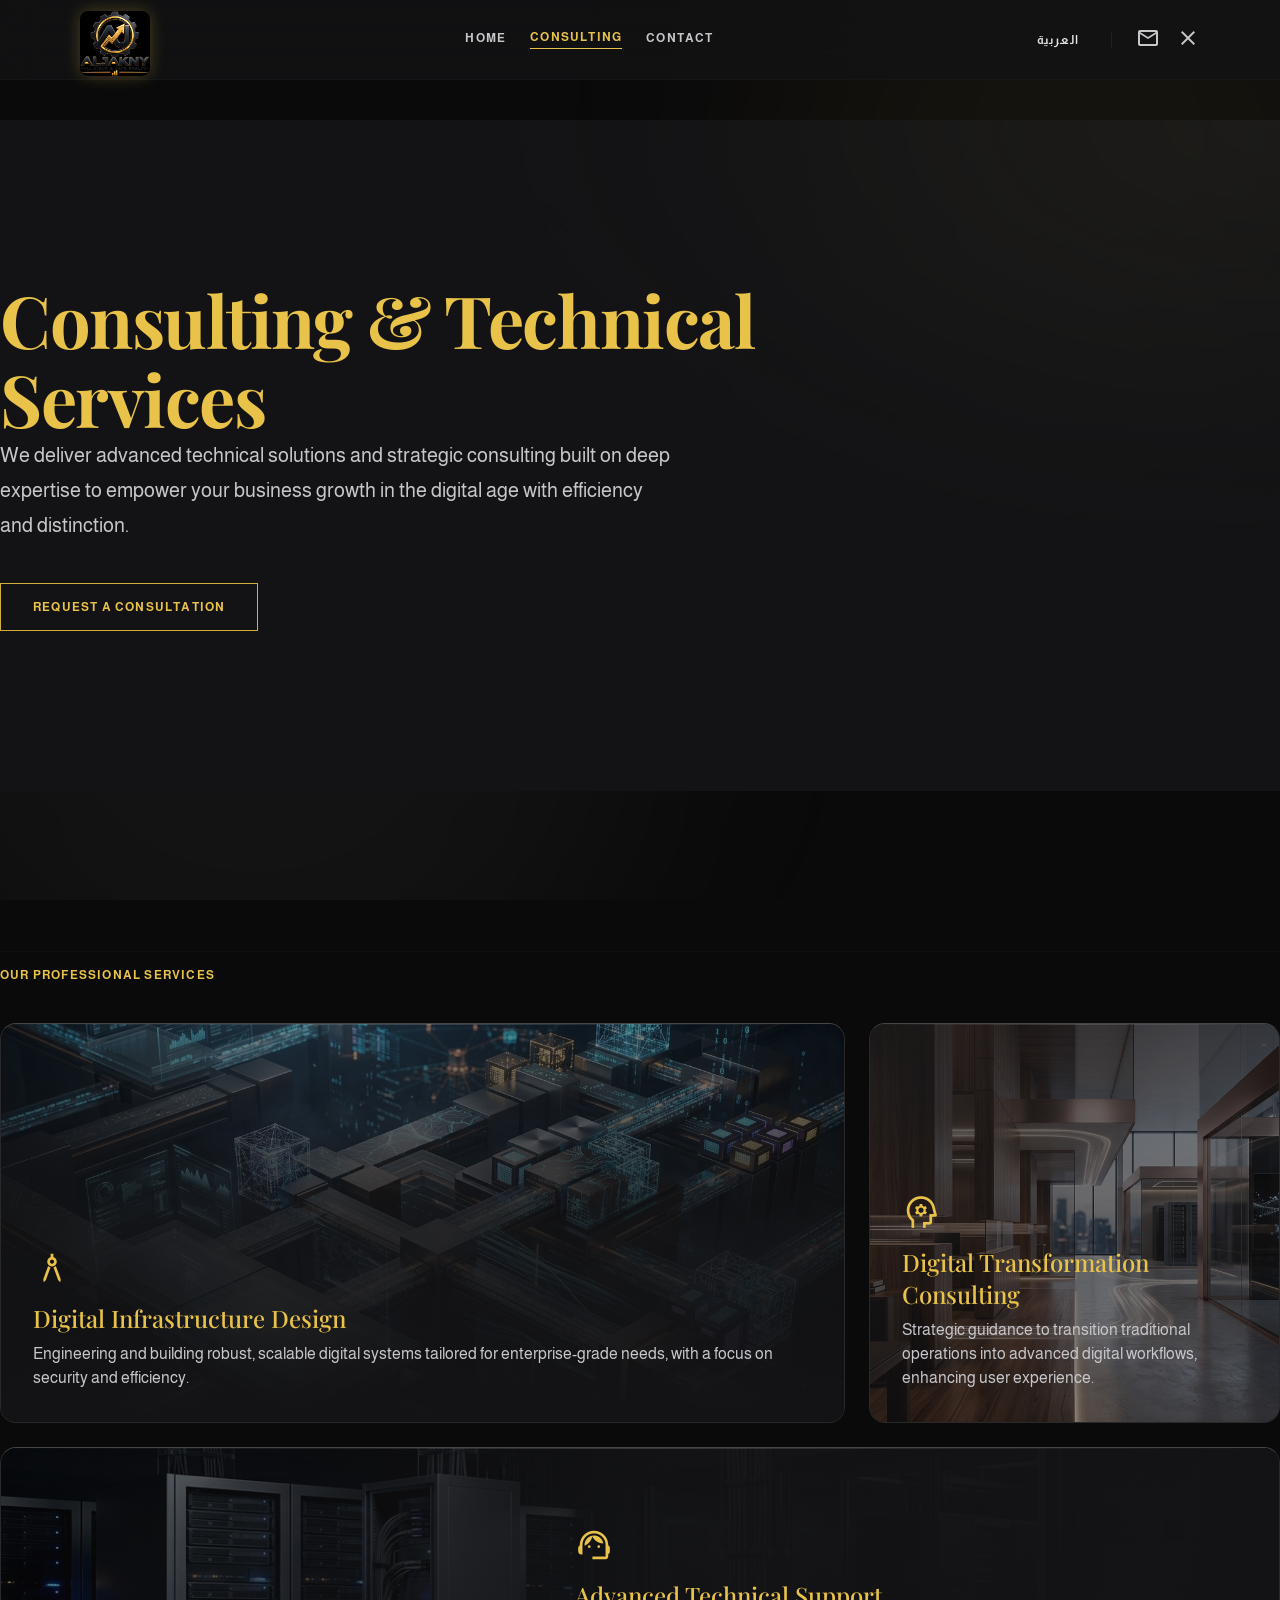
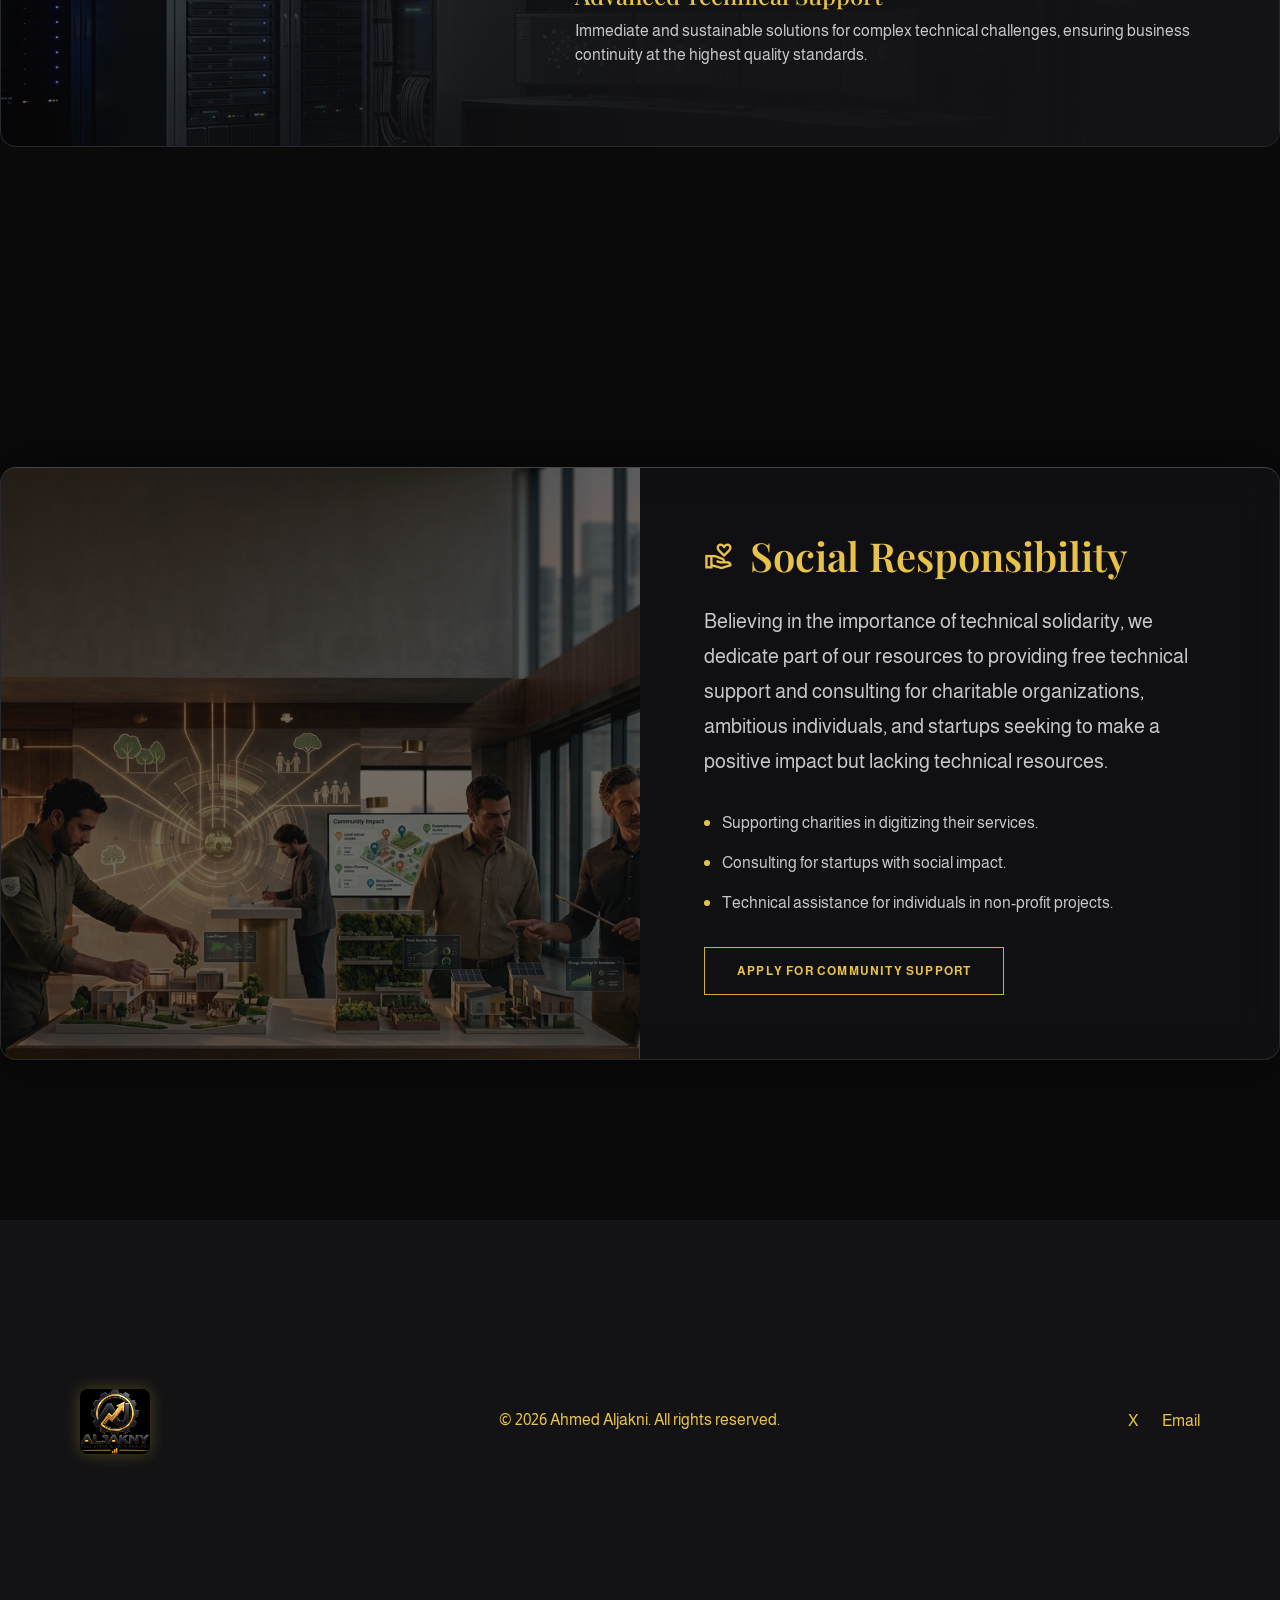
<file: en/consulting.html>
<!DOCTYPE html>
<html dir="ltr" lang="en">
<head>
  <meta charset="UTF-8">
  <meta name="viewport" content="width=device-width, initial-scale=1.0">
  <title>Consulting & Technical Services — Ahmed Aljakni</title>
  <link rel="stylesheet" href="../css/style.css">
</head>
<body>
  <header class="nav-desktop">
    <div class="nav-inner">
      <a href="index.html" class="nav-logo"><img src="../assets/images/logo.jpg" alt="Ahmed Aljakni Logo" class="brand-logo"></a>
      <nav class="flex gap-6 items-center">
        <a href="index.html" class="nav-link">Home</a>
        <a href="consulting.html" class="nav-link active">Consulting</a>
        <a href="contact.html" class="nav-link">Contact</a>
      </nav>
      <div class="flex items-center gap-4">
        <button class="lang-switcher">العربية</button>
        <div class="nav-separator"></div>
        <a href="mailto:ahmedaljakni@gmail.com" class="social-icon"><span class="material-symbols-outlined">mail</span></a>
        <a href="https://twitter.com/ahmedaljakni" target="_blank" rel="noopener noreferrer" class="social-icon"><span class="material-symbols-outlined">close</span></a>
      </div>
    </div>
  </header>

  <nav class="nav-mobile">
    <a href="index.html" class="nav-mobile-link">
      <span class="material-symbols-outlined">home</span>
      <span>Home</span>
    </a>
    <a href="consulting.html" class="nav-mobile-link active">
      <span class="material-symbols-outlined fill">settings_suggest</span>
      <span>Consulting</span>
    </a>
    <a href="contact.html" class="nav-mobile-link">
      <span class="material-symbols-outlined">mail</span>
      <span>Contact</span>
    </a>
  </nav>
  
  <main style="padding-top: 120px;">
    <div class="ambient-bg">
      <div class="ambient-orb gold"></div>
      <div class="ambient-orb silver"></div>
    </div>

    <!-- Hero -->
    <section class="consulting-hero container section">
      <div class="hero-gradient"></div>
      <div class="max-w-3xl">
        <h1 class="text-display-lg fade-up">Consulting & Technical Services</h1>
        <p class="text-body-lg text-on-surface-variant mb-10 max-w-2xl leading-relaxed fade-up">
          We deliver advanced technical solutions and strategic consulting built on deep expertise to empower your business growth in the digital age with efficiency and distinction.
        </p>
        <a href="contact.html" class="btn-primary fade-up">Request a Consultation</a>
      </div>
    </section>

    <!-- Services Grid -->
    <section class="container section">
      <div class="mb-10 fade-up" style="border-top: 1px solid rgba(70, 70, 74, 0.1); padding-top: 16px;">
        <h2 class="text-label-caps text-gold">Our Professional Services</h2>
      </div>
      
      <div class="services-grid stagger-children">
        <!-- Service 1: Digital Infrastructure -->
        <div class="service-card tall service-8 fade-up">
          <div class="service-bg" style="background-image: url('../assets/images/infrastructure.jpg')"></div>
          <div class="service-gradient" style="background: linear-gradient(to top, var(--obsidian-light), rgba(19,19,21,0.8), transparent);"></div>
          <div class="top-line"></div>
          <div class="service-content">
            <span class="material-symbols-outlined card-icon">architecture</span>
            <h3 class="text-headline-sm text-gold mb-2">Digital Infrastructure Design</h3>
            <p class="text-body-md text-on-surface-variant">Engineering and building robust, scalable digital systems tailored for enterprise-grade needs, with a focus on security and efficiency.</p>
          </div>
        </div>

        <!-- Service 2: Digital Transformation -->
        <div class="service-card tall service-4 fade-up">
          <div class="service-bg" style="background-image: url('../assets/images/digital-transformation.jpg')"></div>
          <div class="service-gradient" style="background: linear-gradient(to bottom right, rgba(42,42,44,0.5), transparent);"></div>
          <div class="top-line"></div>
          <div class="service-content">
            <span class="material-symbols-outlined card-icon">psychology</span>
            <h3 class="text-headline-sm text-gold mb-2">Digital Transformation Consulting</h3>
            <p class="text-body-md text-on-surface-variant">Strategic guidance to transition traditional operations into advanced digital workflows, enhancing user experience.</p>
          </div>
        </div>

        <!-- Service 3: Technical Support -->
        <div class="service-card wide service-12 fade-up">
          <div class="service-bg" style="background-image: url('../assets/images/tech-support.jpg')"></div>
          <div class="service-gradient" style="background: linear-gradient(to right, transparent, rgba(19,19,21,0.9), var(--obsidian-light));"></div>
          <div class="top-line"></div>
          <div class="service-content max-w-2xl">
            <span class="material-symbols-outlined card-icon">support_agent</span>
            <h3 class="text-headline-sm text-gold mb-2">Advanced Technical Support</h3>
            <p class="text-body-md text-on-surface-variant">Immediate and sustainable solutions for complex technical challenges, ensuring business continuity at the highest quality standards.</p>
          </div>
        </div>
      </div>
    </section>

    <!-- Social Responsibility -->
    <section class="container section">
      <div class="social-resp fade-up">
        <div class="resp-image">
          <div class="resp-image-bg" style="background-image: url('../assets/images/social-responsibility.jpg')"></div>
          <div style="position: absolute; inset: 0; background: rgba(19,19,21,0.4);"></div>
        </div>
        <div class="resp-content">
          <div class="flex items-center gap-4 mb-6">
            <span class="material-symbols-outlined text-gold" style="font-size: 30px;">volunteer_activism</span>
            <h2 class="text-headline-md text-gold">Social Responsibility</h2>
          </div>
          <p class="text-body-lg text-on-surface-variant leading-relaxed mb-8">
            Believing in the importance of technical solidarity, we dedicate part of our resources to providing free technical support and consulting for charitable organizations, ambitious individuals, and startups seeking to make a positive impact but lacking technical resources.
          </p>
          <div class="flex flex-col gap-4 text-on-surface-variant mb-8">
            <div class="resp-bullet"><div class="dot"></div><span class="text-body-md">Supporting charities in digitizing their services.</span></div>
            <div class="resp-bullet"><div class="dot"></div><span class="text-body-md">Consulting for startups with social impact.</span></div>
            <div class="resp-bullet"><div class="dot"></div><span class="text-body-md">Technical assistance for individuals in non-profit projects.</span></div>
          </div>
          <a href="contact.html" class="btn-primary" style="align-self: flex-start;">Apply for Community Support</a>
        </div>
      </div>
    </section>
  </main>

  <footer class="site-footer">
    <div class="footer-inner">
      <a href="index.html" class="nav-logo"><img src="../assets/images/logo.jpg" alt="Ahmed Aljakni Logo" class="brand-logo"></a>
      <p class="text-body-md text-on-surface-variant">© 2026 Ahmed Aljakni. All rights reserved.</p>
      <div class="footer-links">
        <a href="https://twitter.com/ahmedaljakni" target="_blank" rel="noopener noreferrer" class="footer-link">X</a>
        <a href="mailto:ahmedaljakni@gmail.com" class="footer-link">Email</a>
      </div>
    </div>
  </footer>
  
  <div class="page-transition"></div>
  
  <script src="../js/main.js"></script>
</body>
</html>
</file>
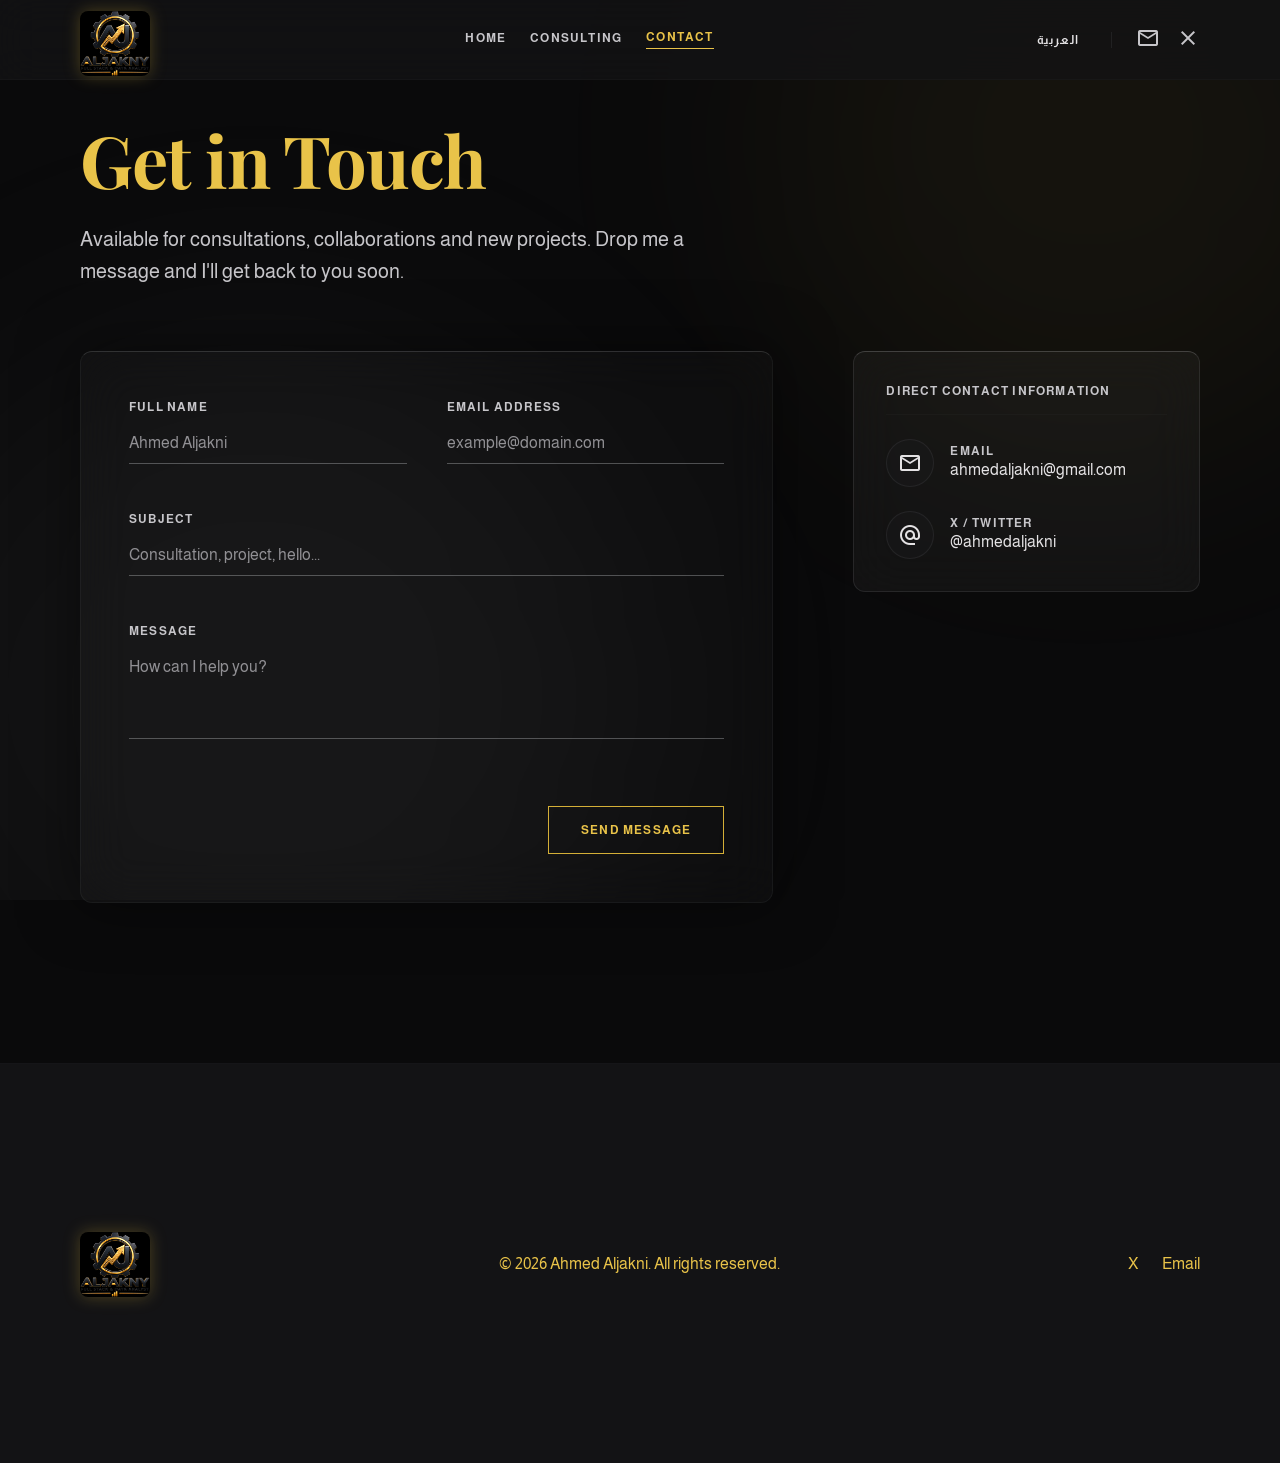
<file: en/contact.html>
<!DOCTYPE html>
<html dir="ltr" lang="en">
<head>
  <meta charset="UTF-8">
  <meta name="viewport" content="width=device-width, initial-scale=1.0">
  <title>Contact — Ahmed Aljakni</title>
  <link rel="stylesheet" href="../css/style.css">
</head>
<body>
  <header class="nav-desktop">
    <div class="nav-inner">
      <a href="index.html" class="nav-logo"><img src="../assets/images/logo.jpg" alt="Ahmed Aljakni Logo" class="brand-logo"></a>
      <nav class="flex gap-6 items-center">
        <a href="index.html" class="nav-link">Home</a>
        <a href="consulting.html" class="nav-link">Consulting</a>
        <a href="contact.html" class="nav-link active">Contact</a>
      </nav>
      <div class="flex items-center gap-4">
        <button class="lang-switcher">العربية</button>
        <div class="nav-separator"></div>
        <a href="mailto:ahmedaljakni@gmail.com" class="social-icon"><span class="material-symbols-outlined">mail</span></a>
        <a href="https://twitter.com/ahmedaljakni" target="_blank" rel="noopener noreferrer" class="social-icon"><span class="material-symbols-outlined">close</span></a>
      </div>
    </div>
  </header>

  <nav class="nav-mobile">
    <a href="index.html" class="nav-mobile-link">
      <span class="material-symbols-outlined">home</span>
      <span>Home</span>
    </a>
    <a href="consulting.html" class="nav-mobile-link">
      <span class="material-symbols-outlined">settings_suggest</span>
      <span>Consulting</span>
    </a>
    <a href="contact.html" class="nav-mobile-link active">
      <span class="material-symbols-outlined fill">mail</span>
      <span>Contact</span>
    </a>
  </nav>
  
  <div class="ambient-bg">
    <div class="ambient-orb gold"></div>
    <div class="ambient-orb silver"></div>
  </div>

  <main style="padding-top: 120px; padding-bottom: 160px;">
    <div class="container">
      <header class="mb-16 fade-up">
        <h1 class="text-display-lg mb-6">Get in Touch</h1>
        <p class="text-body-lg text-on-surface-variant max-w-2xl">
          Available for consultations, collaborations and new projects. Drop me a message and I'll get back to you soon.
        </p>
      </header>

      <div class="contact-grid">
        <div class="contact-form-panel fade-up">
          <form id="contact-form">
            <div style="display: flex; flex-direction: column; gap: 48px;">
              <div class="form-row">
                <div class="form-group">
                  <label class="form-label" for="name">Full Name</label>
                  <input type="text" id="name" class="input-underline" placeholder="Ahmed Aljakni" required>
                  <span class="form-error">Please enter your name</span>
                </div>
                <div class="form-group">
                  <label class="form-label" for="email">Email Address</label>
                  <input type="email" id="email" class="input-underline" placeholder="example@domain.com" required>
                  <span class="form-error">Please enter a valid email</span>
                </div>
              </div>
              <div class="form-group">
                <label class="form-label" for="subject">Subject</label>
                <input type="text" id="subject" class="input-underline" placeholder="Consultation, project, hello..." required>
                <span class="form-error">Please enter a subject</span>
              </div>
              <div class="form-group">
                <label class="form-label" for="message">Message</label>
                <textarea id="message" class="input-underline" placeholder="How can I help you?" rows="4" required style="resize: none;"></textarea>
                <span class="form-error">Please write your message</span>
              </div>
              <div class="form-submit">
                <button type="submit" class="btn-primary">Send Message</button>
              </div>
            </div>
          </form>
          <div class="form-success">
            <span class="material-symbols-outlined success-icon">check_circle</span>
            <h3 class="text-headline-sm text-gold mb-4">Message sent successfully!</h3>
            <p class="text-body-md text-on-surface-variant">Thank you for reaching out. I'll get back to you as soon as possible.</p>
          </div>
        </div>

        <div class="contact-info-panel fade-up">
          <div class="info-section">
            <h3 class="info-section-title">Direct Contact Information</h3>
            <div class="contact-list">
              <a href="mailto:ahmedaljakni@gmail.com" class="contact-card">
                <div class="icon-circle">
                  <span class="material-symbols-outlined">mail</span>
                </div>
                <div class="flex flex-col">
                  <span class="text-label-caps text-on-surface-variant mb-1">Email</span>
                  <span class="text-body-md">ahmedaljakni@gmail.com</span>
                </div>
              </a>
              <a href="https://twitter.com/ahmedaljakni" target="_blank" rel="noopener noreferrer" class="contact-card">
                <div class="icon-circle">
                  <span class="material-symbols-outlined">alternate_email</span>
                </div>
                <div class="flex flex-col">
                  <span class="text-label-caps text-on-surface-variant mb-1">X / Twitter</span>
                  <span class="text-body-md">@ahmedaljakni</span>
                </div>
              </a>
            </div>
          </div>
        </div>
      </div>
    </div>
  </main>

  <footer class="site-footer">
    <div class="footer-inner">
      <a href="index.html" class="nav-logo"><img src="../assets/images/logo.jpg" alt="Ahmed Aljakni Logo" class="brand-logo"></a>
      <p class="text-body-md text-on-surface-variant">© 2026 Ahmed Aljakni. All rights reserved.</p>
      <div class="footer-links">
        <a href="https://twitter.com/ahmedaljakni" target="_blank" rel="noopener noreferrer" class="footer-link">X</a>
        <a href="mailto:ahmedaljakni@gmail.com" class="footer-link">Email</a>
      </div>
    </div>
  </footer>
  
  <div class="page-transition"></div>
  
  <script src="../js/main.js"></script>
</body>
</html>
</file>
<file: css/style.css>
/* Google Fonts */
@import url('https://fonts.googleapis.com/css2?family=Almarai:wght@300;400;700;800&family=Playfair+Display:wght@400;500;600;700&display=swap');
/* Material Symbols */
@import url('https://fonts.googleapis.com/css2?family=Material+Symbols+Outlined:wght,FILL@100..700,0..1&display=swap');

:root {
  --obsidian: #0A0A0B;
  --obsidian-light: #131315;
  --surface-lowest: #0e0e10;
  --surface-low: #1b1b1d;
  --surface: #1f1f21;
  --surface-high: #2a2a2c;
  --surface-highest: #353437;
  --surface-bright: #39393b;
  --gold: #e9c349;
  --gold-deep: #D4AF37;
  --gold-container: #af8d11;
  --gold-on: #3c2f00;
  --silver: #e4e2e4;
  --silver-dim: #c7c6ca;
  --silver-muted: #919094;
  --outline: #46464a;
  --on-surface: #e4e2e4;
  --on-surface-variant: #c7c6ca;
  --error: #ffb4ab;
  --font-display: 'Playfair Display', Georgia, serif;
  --font-body: 'Almarai', 'IBM Plex Sans Arabic', system-ui, sans-serif;
  --font-label: 'Almarai', 'IBM Plex Sans Arabic', system-ui, sans-serif;
}

/* Reset & Base */
*, *::before, *::after {
  box-sizing: border-box;
}

body, h1, h2, h3, h4, p, figure, blockquote, dl, dd {
  margin: 0;
  padding: 0;
}

html {
  scroll-behavior: smooth;
}

body {
  background-color: var(--obsidian);
  color: var(--silver);
  font-family: var(--font-body);
  -webkit-font-smoothing: antialiased;
  -moz-osx-font-smoothing: grayscale;
  overflow-x: hidden;
}

::selection {
  background: var(--gold);
  color: var(--obsidian);
}

/* Custom Scrollbar */
::-webkit-scrollbar {
  width: 8px;
}
::-webkit-scrollbar-track {
  background: var(--obsidian);
}
::-webkit-scrollbar-thumb {
  background: var(--gold-deep);
}
::-webkit-scrollbar-thumb:hover {
  background: var(--gold);
}

/* Material Symbols Adjustments */
.material-symbols-outlined {
  font-variation-settings: 'FILL' 0;
}
.material-symbols-outlined.fill {
  font-variation-settings: 'FILL' 1;
}

/* Typography Classes */
.text-display-lg {
  font-family: var(--font-display);
  font-size: 72px;
  font-weight: 700;
  line-height: 1.1;
  letter-spacing: -0.02em;
  color: var(--gold);
}

.hero-title {
  color: var(--gold);
}

.text-display-lg-mobile {
  font-family: var(--font-display);
  font-size: 48px;
  font-weight: 700;
  line-height: 1.2;
  letter-spacing: -0.02em;
  color: var(--gold);
}

.text-headline-md {
  font-family: var(--font-display);
  font-size: 40px;
  font-weight: 600;
  line-height: 1.2;
}

.text-headline-sm {
  font-family: var(--font-display);
  font-size: 24px;
  font-weight: 500;
  line-height: 1.3;
}

.text-body-lg {
  font-family: var(--font-body);
  font-size: 20px;
  font-weight: 400;
  line-height: 1.6;
}

.text-body-md {
  font-family: var(--font-body);
  font-size: 16px;
  font-weight: 400;
  line-height: 1.5;
}

.text-label-caps {
  font-family: var(--font-label);
  font-size: 12px;
  font-weight: 600;
  line-height: 1.2;
  letter-spacing: 0.1em;
  text-transform: uppercase;
}

/* RTL Typography Adjustments */
[dir="rtl"] .text-body-lg {
  line-height: 1.8;
}
[dir="rtl"] .text-body-md {
  line-height: 1.7;
}
[dir="rtl"] .text-headline-md {
  line-height: 1.35;
}
[dir="rtl"] .text-display-lg {
  line-height: 1.25;
}

/* Color Utility Classes */
.text-gold { color: var(--gold); }
.text-on-surface { color: var(--on-surface); }
.text-on-surface-variant { color: var(--on-surface-variant); }
.text-muted { color: var(--silver-muted); }
.bg-obsidian { background: var(--obsidian); }
.bg-surface { background: var(--surface); }

/* Layout System */
.container {
  max-width: 1440px;
  margin: 0 auto;
  padding: 0 80px;
}

.section {
  padding: 160px 0;
}

.grid-12 {
  display: grid;
  grid-template-columns: repeat(12, 1fr);
  gap: 24px;
}

.col-span-2 { grid-column: span 2; }
.col-span-3 { grid-column: span 3; }
.col-span-4 { grid-column: span 4; }
.col-span-5 { grid-column: span 5; }
.col-span-6 { grid-column: span 6; }
.col-span-7 { grid-column: span 7; }
.col-span-8 { grid-column: span 8; }
.col-span-9 { grid-column: span 9; }
.col-span-10 { grid-column: span 10; }
.col-span-11 { grid-column: span 11; }
.col-span-12 { grid-column: span 12; }

/* Components */

/* Glass Panel */
.glass-panel {
  background: rgba(255, 255, 255, 0.04);
  backdrop-filter: blur(24px);
  -webkit-backdrop-filter: blur(24px);
  border: 1px solid rgba(229, 231, 235, 0.1);
  border-top-color: rgba(229, 231, 235, 0.2);
  transition: border-color 0.5s ease, box-shadow 0.5s ease;
}
.glass-panel:hover {
  border-color: rgba(229, 231, 235, 0.25);
}

/* Buttons */
.btn-primary {
  display: inline-flex;
  align-items: center;
  justify-content: center;
  padding: 16px 32px;
  border: 1px solid var(--gold-deep);
  color: var(--gold);
  font-family: var(--font-label);
  font-size: 12px;
  font-weight: 600;
  letter-spacing: 0.1em;
  text-transform: uppercase;
  text-decoration: none;
  background: transparent;
  transition: all 0.3s cubic-bezier(0.4, 0, 0.2, 1);
  cursor: pointer;
  position: relative;
  overflow: hidden;
}
.btn-primary:hover {
  background: var(--gold-deep);
  color: var(--obsidian);
}

.btn-secondary {
  display: inline-flex;
  align-items: center;
  justify-content: center;
  padding: 16px 32px;
  border: 1px solid rgba(255,255,255,0.3);
  color: rgba(255,255,255,0.7);
  font-family: var(--font-label);
  font-size: 12px;
  font-weight: 600;
  letter-spacing: 0.1em;
  text-transform: uppercase;
  text-decoration: none;
  background: transparent;
  transition: all 0.3s cubic-bezier(0.4, 0, 0.2, 1);
  cursor: pointer;
  position: relative;
  overflow: hidden;
}
.btn-secondary:hover {
  border-color: rgba(255,255,255,0.6);
  color: #fff;
}

/* Navigation - Desktop */
.nav-desktop {
  position: fixed;
  top: 0;
  width: 100%;
  z-index: 50;
  background: rgba(19, 19, 21, 0.8);
  backdrop-filter: blur(20px);
  -webkit-backdrop-filter: blur(20px);
  border-bottom: 1px solid rgba(70, 70, 74, 0.1);
  height: 80px;
  display: none;
}
@media (min-width: 769px) {
  .nav-desktop {
    display: flex;
  }
}
.nav-desktop .nav-inner {
  display: flex;
  justify-content: space-between;
  align-items: center;
  height: 100%;
  max-width: 1440px;
  margin: 0 auto;
  padding: 0 80px;
  width: 100%;
}
.nav-link {
  font-family: var(--font-label);
  font-size: 12px;
  font-weight: 600;
  letter-spacing: 0.1em;
  text-transform: uppercase;
  color: var(--on-surface-variant);
  text-decoration: none;
  transition: color 0.3s;
  padding-bottom: 4px;
}
.nav-link:hover, .nav-link.active {
  color: var(--gold);
}
.nav-link.active {
  border-bottom: 1px solid var(--gold);
}
.nav-logo {
  font-family: var(--font-display);
  font-size: 24px;
  font-weight: 500;
  color: var(--on-surface);
  letter-spacing: -0.02em;
  text-decoration: none;
}

/* Navigation - Mobile */
.nav-mobile {
  display: flex;
  position: fixed;
  bottom: 24px;
  left: 50%;
  transform: translateX(-50%);
  width: 90%;
  max-width: 420px;
  z-index: 50;
  background: rgba(31, 31, 33, 0.6);
  backdrop-filter: blur(40px);
  -webkit-backdrop-filter: blur(40px);
  border: 1px solid rgba(255, 255, 255, 0.1);
  border-radius: 9999px;
  box-shadow: 0 20px 60px rgba(0, 0, 0, 0.3);
  justify-content: space-around;
  align-items: center;
  padding: 8px 16px;
}
@media (min-width: 769px) {
  .nav-mobile {
    display: none;
  }
}
.nav-mobile-link {
  display: flex;
  flex-direction: column;
  align-items: center;
  padding: 8px 24px;
  color: var(--on-surface-variant);
  text-decoration: none;
  transition: all 0.2s;
  border-radius: 9999px;
}
.nav-mobile-link:active {
  transform: scale(0.9);
}
.nav-mobile-link.active {
  color: var(--gold);
  background: rgba(175, 141, 17, 0.2);
}
.nav-mobile-link .material-symbols-outlined {
  font-size: 24px;
  margin-bottom: 4px;
}
.nav-mobile-link span:last-child {
  font-family: var(--font-label);
  font-size: 10px;
  font-weight: 600;
  letter-spacing: 0.1em;
  text-transform: uppercase;
}

/* Form Inputs */
.input-underline {
  background: transparent;
  border: none;
  border-bottom: 1px solid rgba(229, 231, 235, 0.3);
  border-radius: 0;
  padding: 12px 0;
  font-family: var(--font-body);
  font-size: 16px;
  color: var(--on-surface);
  width: 100%;
  transition: border-color 0.3s ease;
  outline: none;
}
.input-underline:focus {
  border-bottom-color: var(--gold);
}
.input-underline::placeholder {
  color: var(--silver-muted);
}
.form-label {
  font-family: var(--font-label);
  font-size: 12px;
  font-weight: 600;
  letter-spacing: 0.1em;
  text-transform: uppercase;
  color: var(--on-surface-variant);
  display: block;
  margin-bottom: 8px;
  transition: color 0.3s;
}
.form-group:focus-within .form-label {
  color: var(--gold);
}
.form-group {
  position: relative;
}
.form-error {
  color: var(--error);
  font-size: 12px;
  margin-top: 4px;
  display: none;
}
.form-group.error .form-error {
  display: block;
}
.form-group.error .input-underline {
  border-bottom-color: var(--error);
}

/* Bento Grid */
.bento-grid {
  display: grid;
  grid-template-columns: repeat(1, 1fr);
  gap: 24px;
}
@media (min-width: 769px) {
  .bento-grid {
    grid-template-columns: repeat(3, 1fr);
  }
  .bento-grid .card-wide {
    grid-column: span 2;
  }
  .bento-grid .card-full {
    grid-column: span 3;
  }
}
.expertise-card {
  position: relative;
  overflow: hidden;
  padding: 32px;
  min-height: 280px;
  display: flex;
  flex-direction: column;
  justify-content: flex-end;
  border-radius: 16px;
  background: rgba(20, 20, 24, 0.6);
  backdrop-filter: blur(24px);
  -webkit-backdrop-filter: blur(24px);
  border: 1px solid rgba(229, 231, 235, 0.12);
  border-top: 1px solid rgba(229, 231, 235, 0.25);
  transition: transform 0.5s cubic-bezier(0.16, 1, 0.3, 1), border-color 0.5s ease, box-shadow 0.5s ease;
  cursor: pointer;
}
.expertise-card:hover {
  transform: translateY(-6px);
  box-shadow: 0 20px 50px rgba(0, 0, 0, 0.8), 0 0 35px rgba(212, 175, 55, 0.25);
  border-color: rgba(212, 175, 55, 0.6);
  border-top-color: rgba(233, 195, 73, 0.9);
}
.expertise-card .card-bg {
  position: absolute;
  inset: 0;
  background-size: cover;
  background-position: center;
  opacity: 0.6;
  filter: brightness(0.9) contrast(1.05);
  transition: transform 0.7s cubic-bezier(0.16, 1, 0.3, 1), opacity 0.6s ease, filter 0.6s ease;
  transform: scale(1.0);
}
.expertise-card:hover .card-bg {
  opacity: 0.95;
  filter: brightness(1.1) contrast(1.1);
  transform: scale(1.08);
}
.expertise-card .card-overlay {
  position: absolute;
  inset: 0;
  background: linear-gradient(to top, rgba(10, 10, 11, 0.92) 0%, rgba(10, 10, 11, 0.55) 50%, rgba(10, 10, 11, 0.2) 100%);
  transition: opacity 0.5s ease;
}
.expertise-card:hover .card-overlay {
  background: linear-gradient(to top, rgba(10, 10, 11, 0.95) 0%, rgba(10, 10, 11, 0.4) 60%, rgba(10, 10, 11, 0.05) 100%);
}
.expertise-card .card-content {
  position: relative;
  z-index: 10;
  transition: transform 0.4s cubic-bezier(0.16, 1, 0.3, 1);
}
.expertise-card:hover .card-content {
  transform: translateY(-2px);
}
.expertise-card .card-icon {
  font-size: 38px;
  color: var(--gold);
  margin-bottom: 16px;
  display: block;
  transition: transform 0.4s cubic-bezier(0.16, 1, 0.3, 1), filter 0.4s ease;
}
.expertise-card:hover .card-icon {
  transform: translateY(-4px) scale(1.08);
  filter: drop-shadow(0 0 14px rgba(233, 195, 73, 0.8));
}

/* Footer */
.site-footer {
  padding: 160px 0;
  border-top: 1px solid rgba(70, 70, 74, 0.05);
  background: var(--obsidian-light);
}
.site-footer .nav-logo,
.site-footer p {
  color: var(--gold) !important;
  transition: color 0.3s ease, text-shadow 0.3s ease, transform 0.3s ease;
  display: inline-block;
  cursor: pointer;
}
.site-footer .nav-logo:hover,
.site-footer p:hover {
  color: #fff !important;
  text-shadow: 0 0 16px rgba(233, 195, 73, 0.7);
  transform: translateY(-2px);
}
.footer-inner {
  display: flex;
  flex-direction: column;
  align-items: center;
  gap: 32px;
  max-width: 1440px;
  margin: 0 auto;
  padding: 0 80px;
}
@media (min-width: 769px) {
  .footer-inner {
    flex-direction: row;
    justify-content: space-between;
  }
}
.footer-links {
  display: flex;
  gap: 24px;
}
.footer-link {
  color: var(--gold);
  text-decoration: none;
  font-family: var(--font-body);
  font-size: 16px;
  transition: color 0.3s ease, text-shadow 0.3s ease, transform 0.3s ease;
  display: inline-block;
}
.footer-link:hover {
  color: #fff;
  text-shadow: 0 0 16px rgba(233, 195, 73, 0.7);
  transform: translateY(-2px);
}

/* Heading Hover Effect — all h1/h2/h3 */
h1, h2, h3 {
  transition: color 0.3s ease, text-shadow 0.3s ease;
}
h1:hover, h2:hover, h3:hover {
  color: var(--gold) !important;
  text-shadow: 0 0 20px rgba(233, 195, 73, 0.35);
}

/* Language Switcher */
.lang-switcher {
  font-family: var(--font-label);
  font-size: 12px;
  font-weight: 600;
  letter-spacing: 0.1em;
  color: var(--on-surface);
  background: none;
  border: none;
  cursor: pointer;
  transition: color 0.3s;
  padding: 4px 8px;
}
.lang-switcher:hover {
  color: var(--gold);
}
.nav-separator {
  width: 1px;
  height: 16px;
  background: rgba(70, 70, 74, 0.3);
  margin: 0 8px;
}

/* Social Icons */
.social-icon {
  color: var(--on-surface-variant);
  transition: color 0.3s;
  cursor: pointer;
  text-decoration: none;
}
.social-icon:hover {
  color: var(--gold);
}
.contact-card {
  display: flex;
  align-items: center;
  gap: 16px;
  text-decoration: none;
  color: var(--on-surface);
  transition: color 0.3s;
}
.contact-card:hover {
  color: var(--gold);
}
.contact-card .icon-circle {
  width: 48px;
  height: 48px;
  border-radius: 50%;
  border: 1px solid rgba(70, 70, 74, 0.3);
  display: flex;
  align-items: center;
  justify-content: center;
  background: rgba(31, 31, 33, 0.3);
  transition: border-color 0.3s;
}
.contact-card:hover .icon-circle {
  border-color: rgba(233, 195, 73, 0.5);
}

/* Hero Portrait */
.hero-portrait-wrapper {
  position: relative;
  width: 100%;
  max-width: 500px;
  aspect-ratio: 1;
  margin: 48px auto 0;
}
@media (min-width: 769px) {
  .hero-portrait-wrapper {
    margin-top: 0;
  }
}
.hero-portrait-shader {
  position: absolute;
  inset: 0;
  width: 100%;
  height: 100%;
  border-radius: 50%;
  opacity: 0.6;
  mix-blend-mode: screen;
}
.hero-portrait-shader canvas {
  display: block;
  width: 100%;
  height: 100%;
}
.hero-portrait-frame {
  position: absolute;
  inset: 16px;
  border-radius: 50%;
  overflow: hidden;
  background: rgba(255, 255, 255, 0.04);
  backdrop-filter: blur(24px);
  border: 1px solid rgba(229, 231, 235, 0.15);
  border-top: 2px solid rgba(233, 195, 73, 0.4);
  animation: antigravityFloat 6s ease-in-out infinite;
  transition: transform 0.6s cubic-bezier(0.16, 1, 0.3, 1), box-shadow 0.6s ease, border-color 0.6s ease;
}
.hero-portrait-frame:hover {
  transform: scale(1.03) translateY(-4px);
  box-shadow: 0 0 50px rgba(212, 175, 55, 0.35), 0 20px 40px rgba(0, 0, 0, 0.8);
  border-color: rgba(212, 175, 55, 0.8);
}
.hero-portrait-frame img {
  width: 100%;
  height: 100%;
  object-fit: cover;
  transition: transform 0.7s cubic-bezier(0.16, 1, 0.3, 1), filter 0.7s ease;
}
.hero-portrait-frame:hover img {
  transform: scale(1.05);
  filter: contrast(1.05) brightness(1.05);
}

/* Service Cards */
.service-card {
  position: relative;
  overflow: hidden;
  padding: 32px;
  border-radius: 16px;
  background: rgba(20, 20, 24, 0.6);
  backdrop-filter: blur(24px);
  border: 1px solid rgba(229, 231, 235, 0.12);
  border-top: 1px solid rgba(229, 231, 235, 0.25);
  transition: transform 0.5s cubic-bezier(0.16, 1, 0.3, 1), border-color 0.5s ease, box-shadow 0.5s ease;
  display: flex;
  flex-direction: column;
  justify-content: flex-end;
  cursor: pointer;
}
.service-card:hover {
  transform: translateY(-6px);
  box-shadow: 0 20px 50px rgba(0, 0, 0, 0.8), 0 0 35px rgba(212, 175, 55, 0.25);
  border-color: rgba(212, 175, 55, 0.6);
  border-top-color: rgba(233, 195, 73, 0.9);
}
.service-card .service-bg {
  position: absolute;
  inset: 0;
  background-size: cover;
  background-position: center;
  opacity: 0.6;
  filter: brightness(0.9) contrast(1.05);
  transition: transform 0.7s cubic-bezier(0.16, 1, 0.3, 1), opacity 0.6s ease, filter 0.6s ease;
  transform: scale(1.0);
}
.service-card:hover .service-bg {
  opacity: 0.95;
  filter: brightness(1.1) contrast(1.1);
  transform: scale(1.08);
}
.service-card .service-gradient {
  position: absolute;
  inset: 0;
  transition: opacity 0.5s ease;
}
.service-card .service-content {
  position: relative;
  z-index: 10;
  transition: transform 0.4s cubic-bezier(0.16, 1, 0.3, 1);
}
.service-card:hover .service-content {
  transform: translateY(-2px);
}
.service-card .card-icon {
  font-size: 38px;
  color: var(--gold);
  margin-bottom: 16px;
  display: block;
  transition: transform 0.4s cubic-bezier(0.16, 1, 0.3, 1), filter 0.4s ease;
}
.service-card:hover .card-icon {
  transform: translateY(-4px) scale(1.08);
  filter: drop-shadow(0 0 14px rgba(233, 195, 73, 0.8));
}
.service-card .top-line {
  position: absolute;
  top: 0;
  left: 0;
  right: 0;
  height: 1px;
  background: linear-gradient(to right, transparent, rgba(196, 199, 202, 0.2), transparent);
}

/* Social Responsibility */
.social-resp {
  border-radius: 16px;
  overflow: hidden;
  background: rgba(20, 20, 24, 0.6);
  backdrop-filter: blur(24px);
  border: 1px solid rgba(229, 231, 235, 0.12);
  border-top: 1px solid rgba(229, 231, 235, 0.25);
  box-shadow: 0 0 60px rgba(0, 0, 0, 0.5);
  display: flex;
  flex-direction: column;
  transition: transform 0.5s cubic-bezier(0.16, 1, 0.3, 1), border-color 0.5s ease, box-shadow 0.5s ease;
}
.social-resp:hover {
  transform: translateY(-4px);
  box-shadow: 0 20px 50px rgba(0, 0, 0, 0.8), 0 0 35px rgba(212, 175, 55, 0.25);
  border-color: rgba(212, 175, 55, 0.6);
  border-top-color: rgba(233, 195, 73, 0.9);
}
@media (min-width: 769px) {
  .social-resp {
    flex-direction: row;
  }
}
.social-resp .resp-image {
  width: 100%;
  min-height: 400px;
  position: relative;
  overflow: hidden;
}
@media (min-width: 769px) {
  .social-resp .resp-image {
    width: 50%;
  }
}
.social-resp .resp-image-bg {
  position: absolute;
  inset: 0;
  background-size: cover;
  background-position: center;
  opacity: 0.7;
  filter: brightness(0.95) contrast(1.05);
  transition: transform 0.7s cubic-bezier(0.16, 1, 0.3, 1), opacity 0.6s ease, filter 0.6s ease;
  transform: scale(1.0);
}
.social-resp:hover .resp-image-bg {
  opacity: 0.95;
  filter: brightness(1.1) contrast(1.1);
  transform: scale(1.06);
}
.social-resp .resp-content {
  width: 100%;
  padding: 40px;
  display: flex;
  flex-direction: column;
  justify-content: center;
  position: relative;
  z-index: 10;
  background: rgba(19, 19, 21, 0.8);
}
@media (min-width: 769px) {
  .social-resp .resp-content {
    width: 50%;
    padding: 64px;
    background: transparent;
  }
}
.resp-bullet {
  display: flex;
  align-items: center;
  gap: 12px;
}
.resp-bullet .dot {
  width: 6px;
  height: 6px;
  background: var(--gold);
  border-radius: 50%;
  flex-shrink: 0;
}

/* Animations */
@keyframes antigravityFloat {
  0% { transform: translateY(0); }
  50% { transform: translateY(-15px); }
  100% { transform: translateY(0); }
}

@keyframes fadeInUp {
  from { opacity: 0; transform: translateY(40px); }
  to { opacity: 1; transform: translateY(0); }
}

@keyframes slideInFromRight {
  from { opacity: 0; transform: translateX(60px); }
  to { opacity: 1; transform: translateX(0); }
}

@keyframes textReveal {
  from { clip-path: inset(0 100% 0 0); }
  to { clip-path: inset(0 0 0 0); }
}
[dir="rtl"] .text-reveal {
  animation-name: textRevealRtl;
}
@keyframes textRevealRtl {
  from { clip-path: inset(0 0 0 100%); }
  to { clip-path: inset(0 0 0 0); }
}

@keyframes pageWipeIn {
  from { transform: scaleX(1); }
  to { transform: scaleX(0); }
}

.fade-up {
  opacity: 0;
  transform: translateY(30px);
  transition: opacity 0.8s cubic-bezier(0.16, 1, 0.3, 1), transform 0.8s cubic-bezier(0.16, 1, 0.3, 1);
}
.fade-up.visible {
  opacity: 1;
  transform: translateY(0);
}

.stagger-children .fade-up:nth-child(1) { transition-delay: 0s; }
.stagger-children .fade-up:nth-child(2) { transition-delay: 0.1s; }
.stagger-children .fade-up:nth-child(3) { transition-delay: 0.2s; }
.stagger-children .fade-up:nth-child(4) { transition-delay: 0.3s; }
.stagger-children .fade-up:nth-child(5) { transition-delay: 0.4s; }

.page-transition {
  position: fixed;
  inset: 0;
  z-index: 9999;
  background: var(--obsidian);
  transform: scaleX(0);
  transform-origin: left;
  pointer-events: none;
}
.page-transition.active {
  animation: pageWipeIn 0.6s cubic-bezier(0.76, 0, 0.24, 1) forwards;
}

/* Ambient Background */
.ambient-bg {
  position: fixed;
  inset: 0;
  pointer-events: none;
  z-index: -1;
  overflow: hidden;
}
.ambient-orb {
  position: absolute;
  border-radius: 50%;
  filter: blur(120px);
}
.ambient-orb.gold {
  width: 50vw;
  height: 50vw;
  background: rgba(233, 195, 73, 0.05);
  top: -20%;
  right: -10%;
}
.ambient-orb.silver {
  width: 60vw;
  height: 60vw;
  background: rgba(200, 198, 199, 0.05);
  bottom: -20%;
  left: -10%;
}

/* Hero Section */
.hero {
  min-height: 80vh;
  display: flex;
  flex-direction: column;
  align-items: center;
  justify-content: center;
  gap: 24px;
  padding-top: 120px;
}
@media (min-width: 769px) {
  .hero {
    flex-direction: row;
  }
  [dir="rtl"] .hero {
    flex-direction: row-reverse;
  }
  .hero-content {
    flex: 1;
    padding-right: 48px;
  }
  [dir="rtl"] .hero-content {
    padding-right: 0;
    padding-left: 48px;
  }
}
.hero-content {
  flex: 1;
}
.hero-visual {
  flex: 1;
  width: 100%;
}
.hero-cta-group {
  display: flex;
  gap: 16px;
  padding-top: 16px;
  flex-wrap: wrap;
}

/* Consulting Hero */
.consulting-hero {
  position: relative;
  min-height: 60vh;
  display: flex;
  flex-direction: column;
  justify-content: center;
  align-items: flex-start;
}
.consulting-hero .hero-gradient {
  position: absolute;
  inset: 0;
  z-index: -1;
  background: radial-gradient(ellipse at top right, rgba(42, 42, 44, 0.4), var(--obsidian-light), var(--obsidian-light));
}

/* Services Grid */
.services-grid {
  display: grid;
  grid-template-columns: 1fr;
  gap: 24px;
}
@media (min-width: 769px) {
  .services-grid {
    grid-template-columns: repeat(12, 1fr);
  }
  .services-grid .service-8 {
    grid-column: span 8;
  }
  .services-grid .service-4 {
    grid-column: span 4;
  }
  .services-grid .service-12 {
    grid-column: span 12;
  }
}
.service-card.tall {
  min-height: 400px;
}
.service-card.wide {
  min-height: 300px;
}
@media (min-width: 769px) {
  .service-card.wide {
    flex-direction: row;
    align-items: center;
  }
}

/* Contact Page Layout */
.contact-grid {
  display: grid;
  grid-template-columns: 1fr;
  gap: 24px;
}
@media (min-width: 769px) {
  .contact-grid {
    grid-template-columns: 2fr 1fr;
    gap: 80px;
  }
}
.contact-form-panel {
  background: rgba(255, 255, 255, 0.02);
  backdrop-filter: blur(24px);
  -webkit-backdrop-filter: blur(24px);
  border: 1px solid rgba(229, 231, 235, 0.05);
  border-top-color: rgba(229, 231, 235, 0.15);
  border-radius: 12px;
  padding: 32px;
  box-shadow: 0 0 60px rgba(0, 0, 0, 0.5);
}
@media (min-width: 769px) {
  .contact-form-panel {
    padding: 48px;
  }
}
.form-row {
  display: grid;
  grid-template-columns: 1fr;
  gap: 40px;
}
@media (min-width: 769px) {
  .form-row {
    grid-template-columns: 1fr 1fr;
  }
}
.form-submit {
  display: flex;
  justify-content: flex-end;
  padding-top: 16px;
}
[dir="rtl"] .form-submit {
  justify-content: flex-start;
}
.contact-info-panel {
  margin-top: 48px;
}
@media (min-width: 769px) {
  .contact-info-panel {
    margin-top: 0;
  }
}
.info-section {
  background: rgba(255, 255, 255, 0.04);
  backdrop-filter: blur(24px);
  border: 1px solid rgba(229, 231, 235, 0.1);
  border-top-color: rgba(229, 231, 235, 0.2);
  border-radius: 12px;
  padding: 32px;
}
.info-section-title {
  font-family: var(--font-label);
  font-size: 12px;
  font-weight: 600;
  letter-spacing: 0.1em;
  text-transform: uppercase;
  color: var(--on-surface-variant);
  margin-bottom: 24px;
  padding-bottom: 16px;
  border-bottom: 1px solid rgba(70, 70, 74, 0.1);
}
.contact-list {
  display: flex;
  flex-direction: column;
  gap: 24px;
}

/* Success Toast / Form Success */
.form-success {
  display: none;
  text-align: center;
  padding: 40px;
}
.form-success.show {
  display: block;
  animation: fadeInUp 0.5s ease;
}
.form-success .success-icon {
  font-size: 48px;
  color: var(--gold);
  margin-bottom: 16px;
}

/* Utility Classes */
.mb-2 { margin-bottom: 8px; }
.mb-4 { margin-bottom: 16px; }
.mb-6 { margin-bottom: 24px; }
.mb-8 { margin-bottom: 32px; }
.mb-10 { margin-bottom: 40px; }
.mb-16 { margin-bottom: 64px; }
.mt-2 { margin-top: 8px; }
.mt-4 { margin-top: 16px; }
.mt-8 { margin-top: 32px; }
.mt-12 { margin-top: 48px; }
.pt-4 { padding-top: 16px; }
.pt-8 { padding-top: 32px; }
.pb-4 { padding-bottom: 16px; }
.gap-4 { gap: 16px; }
.gap-6 { gap: 24px; }
.gap-8 { gap: 32px; }

.flex { display: flex; }
.flex-col { flex-direction: column; }
.flex-wrap { flex-wrap: wrap; }
.items-center { align-items: center; }
.justify-center { justify-content: center; }
.justify-between { justify-content: space-between; }

.text-center { text-align: center; }
.max-w-2xl { max-width: 672px; }
.max-w-3xl { max-width: 768px; }
.w-full { width: 100%; }

.relative { position: relative; }
.absolute { position: absolute; }
.z-10 { z-index: 10; }
.rounded-full { border-radius: 50%; }
.overflow-hidden { overflow: hidden; }

.leading-relaxed { line-height: 1.75; }
.tracking-tight { letter-spacing: -0.02em; }
.hidden { display: none; }

/* Responsive Adjustments */
@media (min-width: 769px) {
  .md-show { display: block; }
  .md-flex { display: flex; }
  .md-hidden { display: none; }
  .md-grid { display: grid; }
}

@media (max-width: 768px) {
  .text-display-lg {
    font-size: 48px;
    line-height: 1.2;
  }
  .text-headline-md {
    font-size: 32px;
  }
  .text-body-lg {
    font-size: 18px;
  }
  .section {
    padding: 80px 0;
  }
  .container {
    padding: 0 20px;
  }
  .mobile-hidden { display: none; }
  .mobile-show { display: block; }
}

/* Brand Logo Animation */
.nav-logo { display: flex; align-items: center; text-decoration: none; padding-top: 8px; }
.brand-logo { height: 65px; border-radius: 8px; width: auto; transition: transform 0.5s cubic-bezier(0.34, 1.56, 0.64, 1), filter 0.5s ease; filter: brightness(1.15) drop-shadow(0 0 8px rgba(212, 175, 55, 0.3)); }
.brand-logo:hover { transform: scale(1.12) rotate(-2deg); filter: brightness(1.35) drop-shadow(0 0 25px rgba(212, 175, 55, 0.9)); }
</file>
